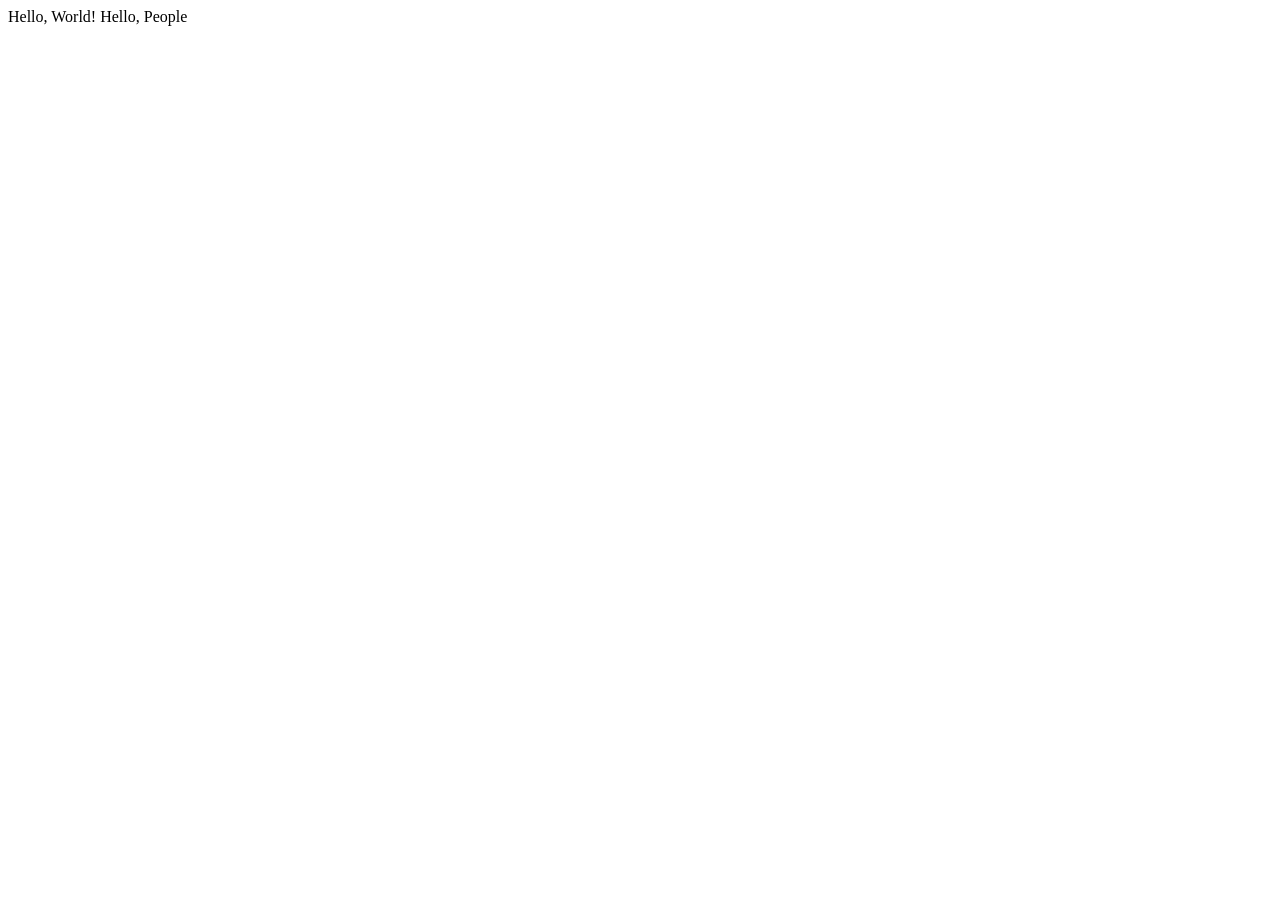
<file: index.html>
<DOCKTYPE html>
    <html>
        <head>
            <href="styles.css" rel="stylesheet">
            <title>AI, What is it really doing to the world</title>
        </head>
        <body>
            <p>Hello, World! Hello, People</p>
        </body>
    </html>
</DOCKTYPE>
</file>
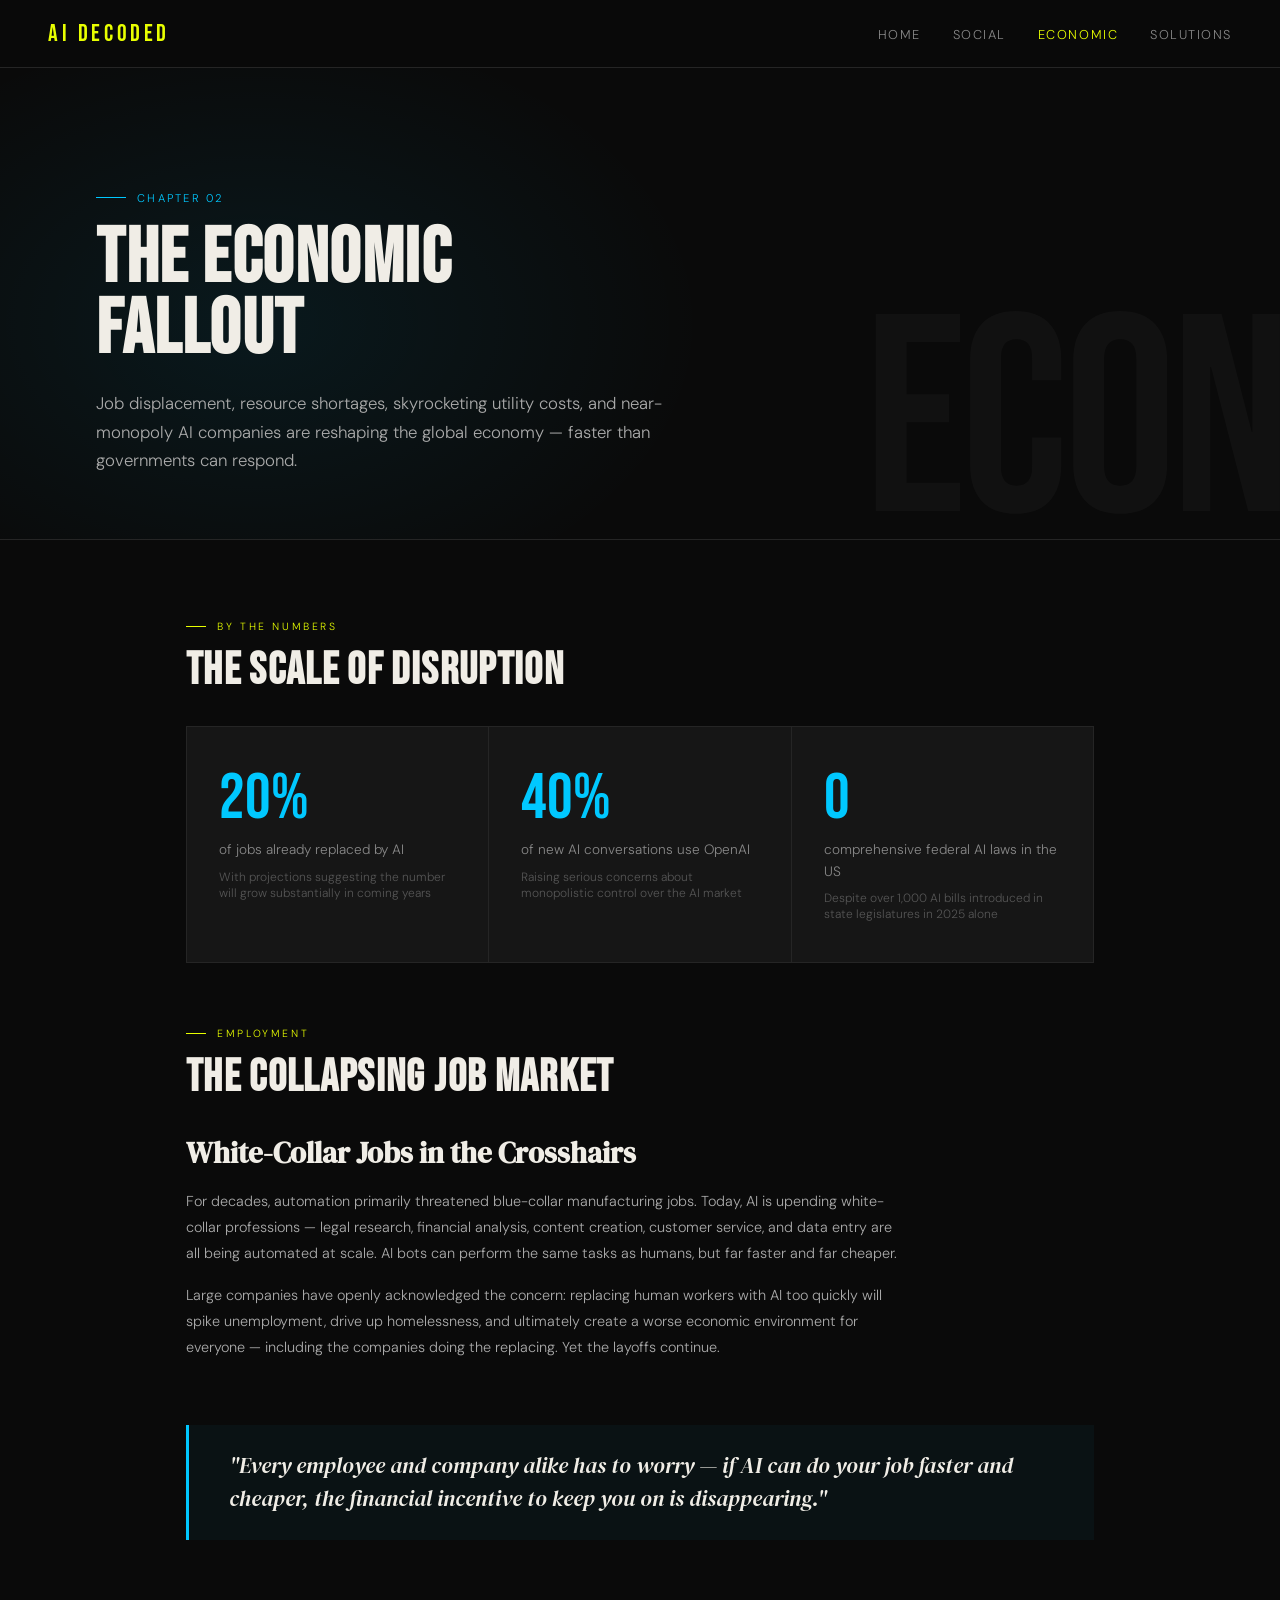
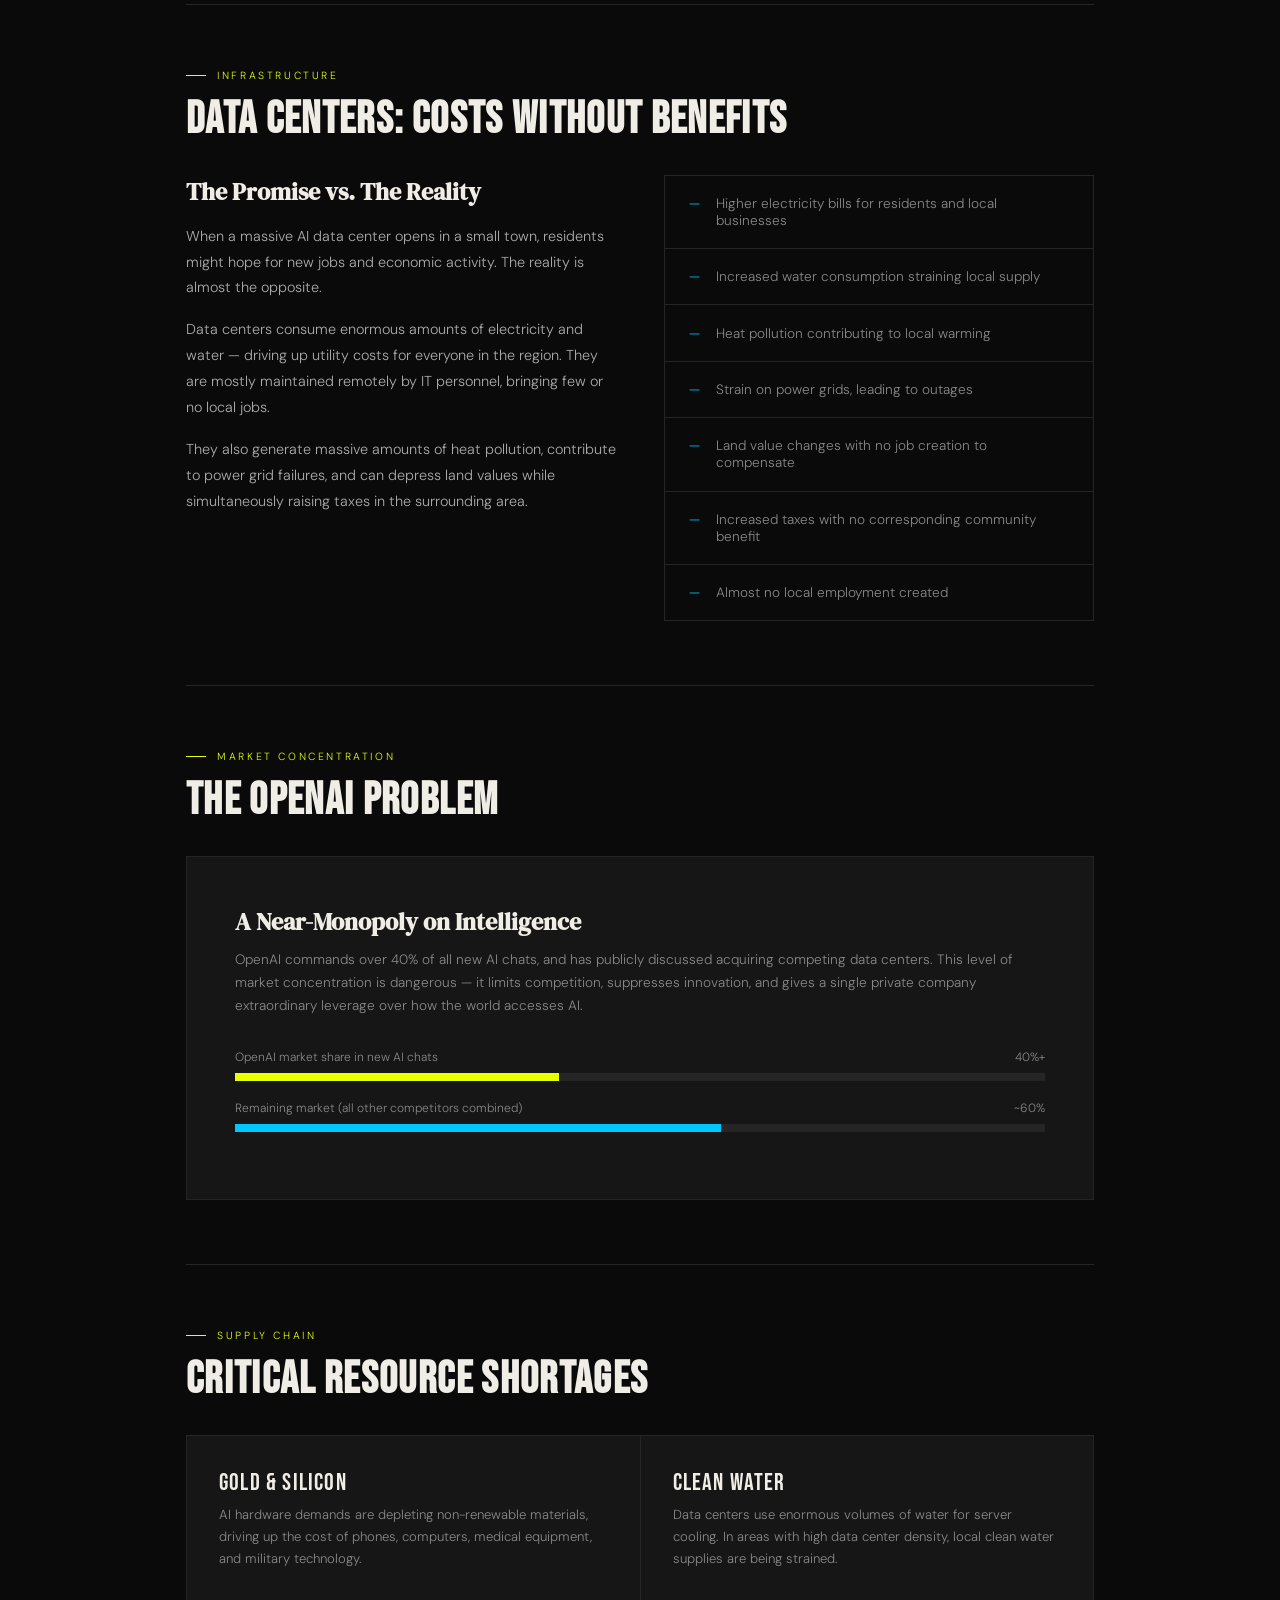
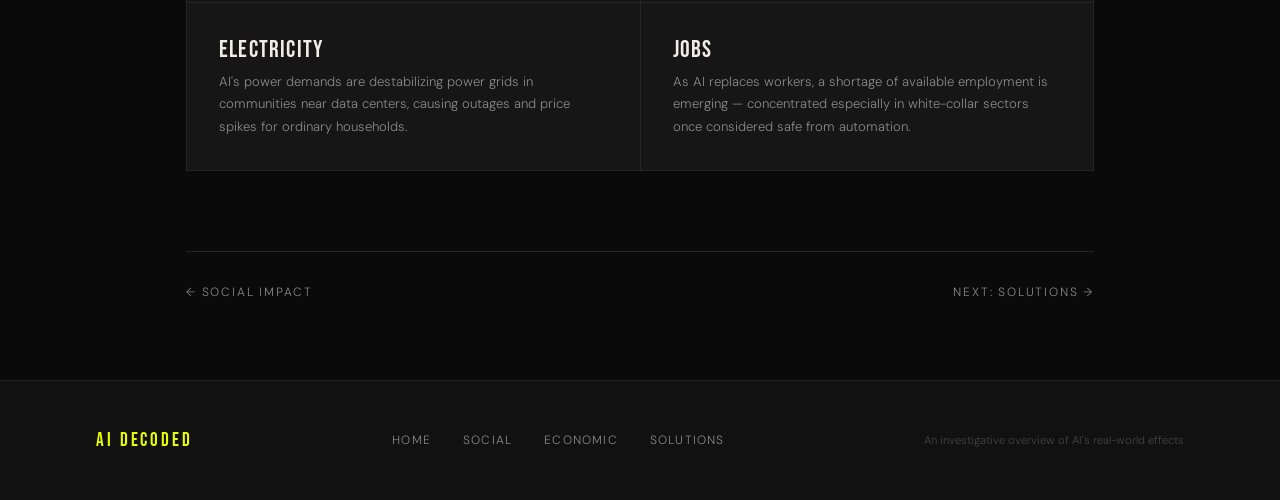
<file: economic.html>
<!DOCTYPE html>
<html lang="en">
<head>
  <meta charset="UTF-8" />
  <meta name="viewport" content="width=device-width, initial-scale=1.0"/>
  <title>Economic Impact — AI Decoded</title>
  <link rel="stylesheet" href="styles.css"/>
</head>
<body>

<nav>
  <a href="index.html" class="nav-logo">AI DECODED</a>
  <ul class="nav-links">
    <li><a href="index.html">Home</a></li>
    <li><a href="social.html">Social</a></li>
    <li><a href="economic.html" class="active">Economic</a></li>
    <li><a href="solutions.html">Solutions</a></li>
  </ul>
</nav>

<div class="page-hero" style="background: radial-gradient(ellipse 50% 80% at 20% 60%, rgba(0,200,255,0.08) 0%, transparent 70%) var(--bg);">
  <div class="page-hero-bg-text">ECON</div>
  <div class="page-tag blue">Chapter 02</div>
  <h1>The Economic <br>Fallout</h1>
  <p class="page-intro">Job displacement, resource shortages, skyrocketing utility costs, and near-monopoly AI companies are reshaping the global economy — faster than governments can respond.</p>
</div>

<div class="content">

  <div class="section-label">By the numbers</div>
  <h2>THE SCALE OF DISRUPTION</h2>
  <div class="stats-row">
    <div class="stat-box">
      <div class="num">20%</div>
      <div class="label">of jobs already replaced by AI</div>
      <div class="detail">With projections suggesting the number will grow substantially in coming years</div>
    </div>
    <div class="stat-box">
      <div class="num">40%</div>
      <div class="label">of new AI conversations use OpenAI</div>
      <div class="detail">Raising serious concerns about monopolistic control over the AI market</div>
    </div>
    <div class="stat-box">
      <div class="num">0</div>
      <div class="label">comprehensive federal AI laws in the US</div>
      <div class="detail">Despite over 1,000 AI bills introduced in state legislatures in 2025 alone</div>
    </div>
  </div>

  <div class="section-label">Employment</div>
  <h2>THE COLLAPSING JOB MARKET</h2>
  <div class="prose-block">
    <h3>White-Collar Jobs in the Crosshairs</h3>
    <p>For decades, automation primarily threatened blue-collar manufacturing jobs. Today, AI is upending white-collar professions — legal research, financial analysis, content creation, customer service, and data entry are all being automated at scale. AI bots can perform the same tasks as humans, but far faster and far cheaper.</p>
    <p>Large companies have openly acknowledged the concern: replacing human workers with AI too quickly will spike unemployment, drive up homelessness, and ultimately create a worse economic environment for everyone — including the companies doing the replacing. Yet the layoffs continue.</p>
  </div>

  <div class="pull-quote blue">
    <p>"Every employee and company alike has to worry — if AI can do your job faster and cheaper, the financial incentive to keep you on is disappearing."</p>
  </div>

  <hr class="divider"/>

  <div class="section-label">Infrastructure</div>
  <h2>DATA CENTERS: COSTS WITHOUT BENEFITS</h2>
  <div class="two-col">
    <div>
      <h3>The Promise vs. The Reality</h3>
      <p>When a massive AI data center opens in a small town, residents might hope for new jobs and economic activity. The reality is almost the opposite.</p>
      <p>Data centers consume enormous amounts of electricity and water — driving up utility costs for everyone in the region. They are mostly maintained remotely by IT personnel, bringing few or no local jobs.</p>
      <p>They also generate massive amounts of heat pollution, contribute to power grid failures, and can depress land values while simultaneously raising taxes in the surrounding area.</p>
    </div>
    <ul class="impact-list">
      <li>Higher electricity bills for residents and local businesses</li>
      <li>Increased water consumption straining local supply</li>
      <li>Heat pollution contributing to local warming</li>
      <li>Strain on power grids, leading to outages</li>
      <li>Land value changes with no job creation to compensate</li>
      <li>Increased taxes with no corresponding community benefit</li>
      <li>Almost no local employment created</li>
    </ul>
  </div>

  <hr class="divider"/>

  <div class="section-label">Market Concentration</div>
  <h2>THE OPENAI PROBLEM</h2>
  <div class="monopoly-section">
    <h3>A Near-Monopoly on Intelligence</h3>
    <p>OpenAI commands over 40% of all new AI chats, and has publicly discussed acquiring competing data centers. This level of market concentration is dangerous — it limits competition, suppresses innovation, and gives a single private company extraordinary leverage over how the world accesses AI.</p>
    <div class="bar-label"><span>OpenAI market share in new AI chats</span><span>40%+</span></div>
    <div class="bar-track"><div class="bar-fill" style="width: 40%;"></div></div>
    <div class="bar-label"><span>Remaining market (all other competitors combined)</span><span>~60%</span></div>
    <div class="bar-track"><div class="bar-fill blue" style="width: 60%; animation-delay: 0.3s;"></div></div>
  </div>

  <hr class="divider"/>

  <div class="section-label">Supply Chain</div>
  <h2>CRITICAL RESOURCE SHORTAGES</h2>
  <div class="shortage-grid">
    <div class="shortage-item">
      <div class="resource">Gold & Silicon</div>
      <div class="effect">AI hardware demands are depleting non-renewable materials, driving up the cost of phones, computers, medical equipment, and military technology.</div>
    </div>
    <div class="shortage-item">
      <div class="resource">Clean Water</div>
      <div class="effect">Data centers use enormous volumes of water for server cooling. In areas with high data center density, local clean water supplies are being strained.</div>
    </div>
    <div class="shortage-item">
      <div class="resource">Electricity</div>
      <div class="effect">AI's power demands are destabilizing power grids in communities near data centers, causing outages and price spikes for ordinary households.</div>
    </div>
    <div class="shortage-item">
      <div class="resource">Jobs</div>
      <div class="effect">As AI replaces workers, a shortage of available employment is emerging — concentrated especially in white-collar sectors once considered safe from automation.</div>
    </div>
  </div>

  <div class="page-nav">
    <a href="social.html">← Social Impact</a>
    <a href="solutions.html">Next: Solutions →</a>
  </div>
</div>

<footer>
  <div class="footer-logo">AI DECODED</div>
  <div class="footer-links">
    <a href="index.html">Home</a>
    <a href="social.html">Social</a>
    <a href="economic.html">Economic</a>
    <a href="solutions.html">Solutions</a>
  </div>
  <div class="footer-copy">An investigative overview of AI's real-world effects</div>
</footer>

</body>
</html>
</file>
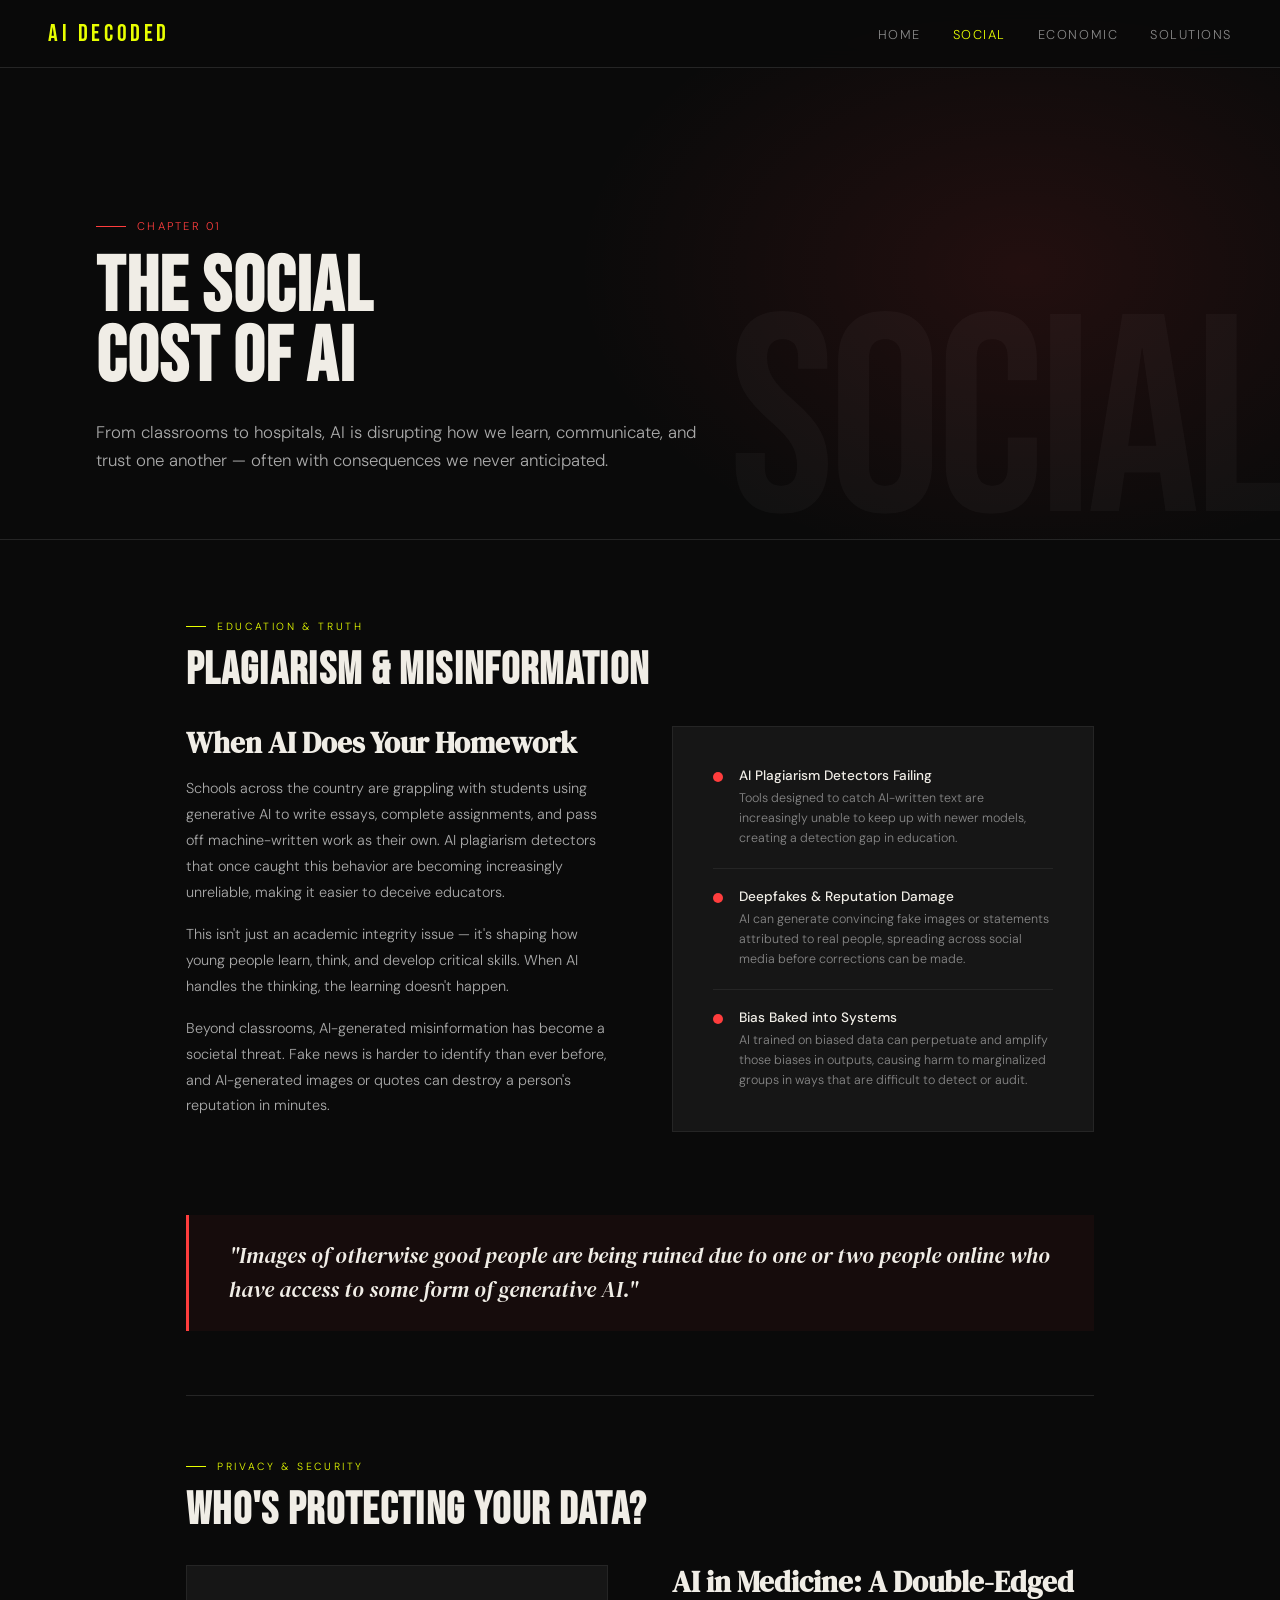
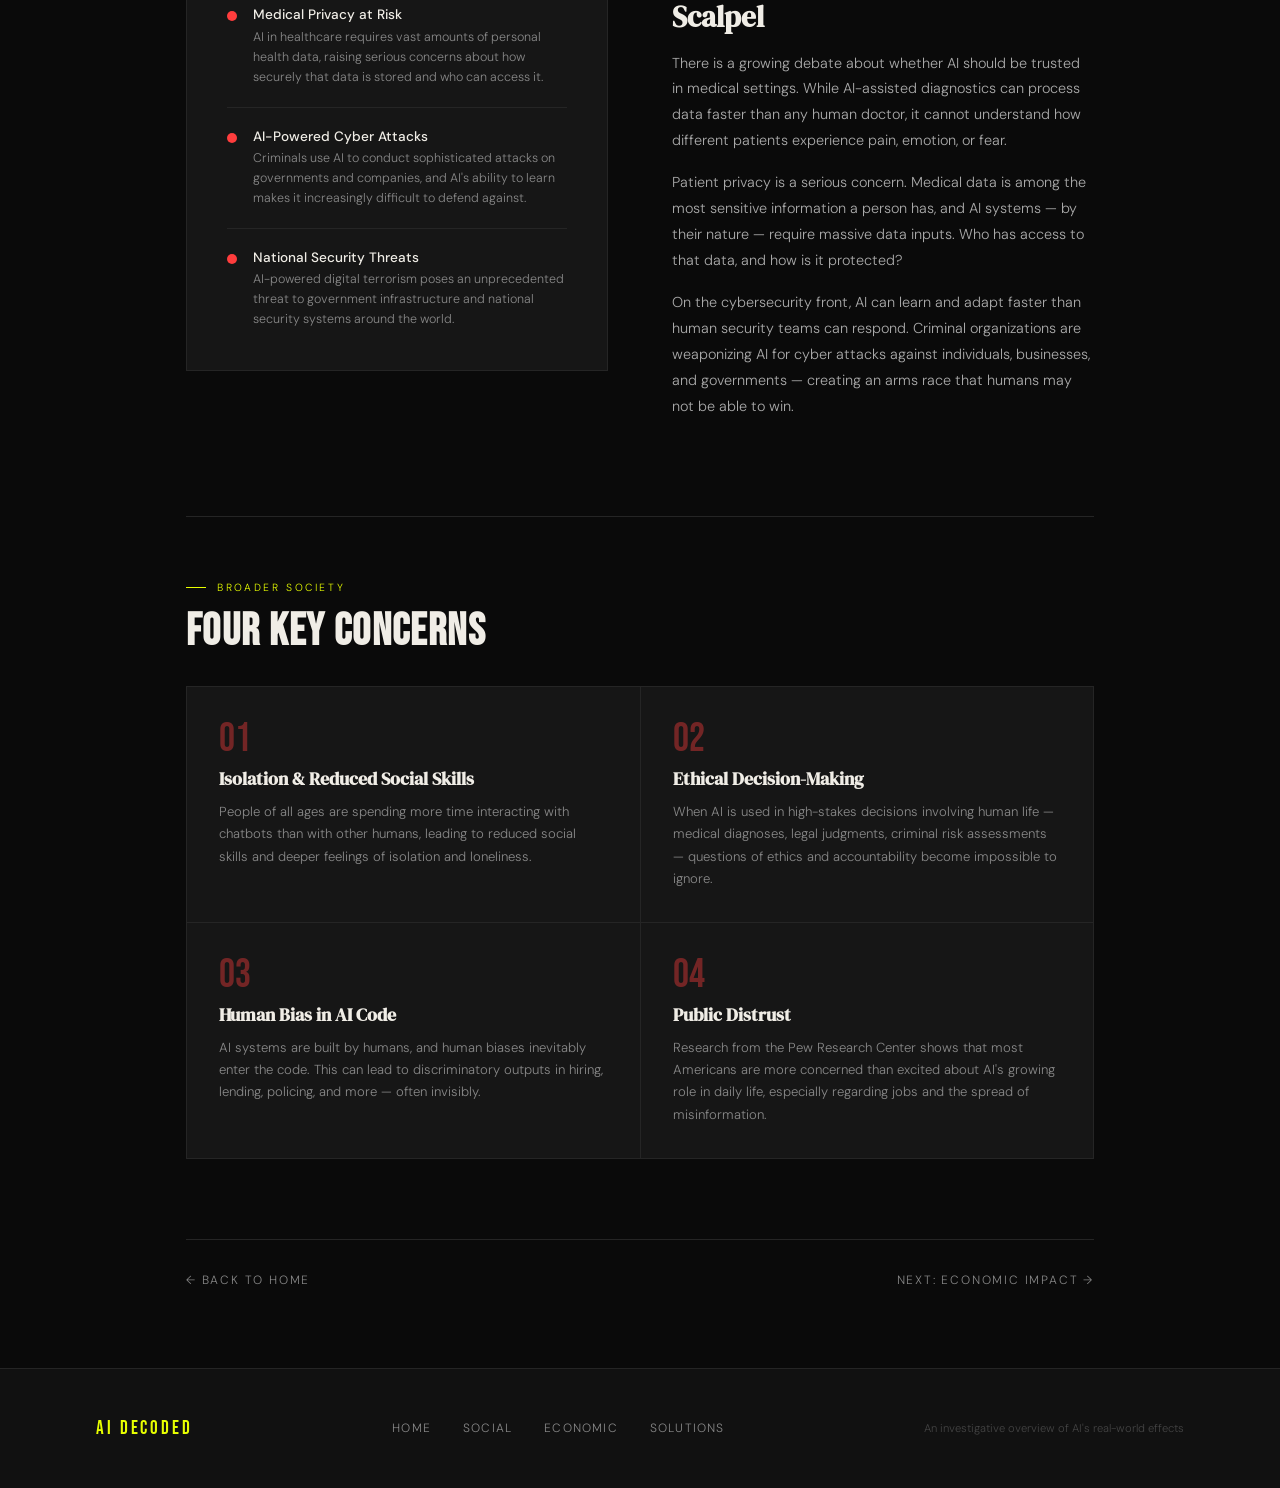
<file: social.html>
<!DOCTYPE html>
<html lang="en">
<head>
  <meta charset="UTF-8" />
  <meta name="viewport" content="width=device-width, initial-scale=1.0"/>
  <title>Social Impact — AI Decoded</title>
  <link rel="stylesheet" href="styles.css"/>
  <style>
/* ============================================
   AI DECODED — Global Stylesheet
   ============================================ */

@import url('https://fonts.googleapis.com/css2?family=Bebas+Neue&family=DM+Serif+Display:ital@0;1&family=DM+Sans:wght@300;400;500&display=swap');

:root {
  --bg: #0a0a0a;
  --surface: #111111;
  --card: #161616;
  --accent: #e8ff00;
  --accent2: #ff3d3d;
  --accent3: #00c8ff;
  --text: #f0ede6;
  --muted: #888;
  --border: #252525;
}

*, *::before, *::after { box-sizing: border-box; margin: 0; padding: 0; }
html { scroll-behavior: smooth; }
body {
  background: var(--bg);
  color: var(--text);
  font-family: 'DM Sans', sans-serif;
  font-weight: 300;
  overflow-x: hidden;
}

/* ============================================
   NAVIGATION
   ============================================ */
nav {
  position: fixed; top: 0; left: 0; right: 0; z-index: 100;
  display: flex; align-items: center; justify-content: space-between;
  padding: 1.2rem 3rem;
  background: rgba(10,10,10,0.85);
  backdrop-filter: blur(12px);
  border-bottom: 1px solid var(--border);
}
.nav-logo {
  font-family: 'Bebas Neue', sans-serif;
  font-size: 1.5rem; letter-spacing: 0.15em;
  color: var(--accent); text-decoration: none;
}
.nav-links { display: flex; gap: 2rem; list-style: none; }
.nav-links a {
  color: var(--muted); text-decoration: none;
  font-size: 0.8rem; letter-spacing: 0.12em; text-transform: uppercase;
  transition: color 0.2s;
}
.nav-links a:hover { color: var(--text); }
.nav-links a.active { color: var(--accent); }

/* ============================================
   FOOTER
   ============================================ */
footer {
  background: var(--surface);
  border-top: 1px solid var(--border);
  padding: 3rem 6rem;
  display: flex; justify-content: space-between; align-items: center;
  flex-wrap: wrap; gap: 1rem;
}
.footer-logo {
  font-family: 'Bebas Neue', sans-serif;
  font-size: 1.2rem; color: var(--accent); letter-spacing: 0.15em;
}
.footer-links { display: flex; gap: 2rem; }
.footer-links a {
  font-size: 0.75rem; color: var(--muted); text-decoration: none;
  letter-spacing: 0.1em; text-transform: uppercase; transition: color 0.2s;
}
.footer-links a:hover { color: var(--text); }
.footer-copy { font-size: 0.7rem; color: #444; }

/* ============================================
   PAGE HERO (shared across inner pages)
   ============================================ */
.page-hero {
  min-height: 60vh; padding-top: 80px;
  display: flex; flex-direction: column; justify-content: flex-end;
  padding-bottom: 4rem; padding-left: 6rem; padding-right: 6rem;
  position: relative; overflow: hidden;
  border-bottom: 1px solid var(--border);
}
.page-hero-bg-text {
  position: absolute; right: -0.02em; bottom: -0.1em;
  font-family: 'Bebas Neue', sans-serif;
  font-size: 22vw; line-height: 1;
  color: rgba(255,255,255,0.03);
  pointer-events: none; user-select: none; letter-spacing: -0.02em;
}
.page-tag {
  font-size: 0.7rem; letter-spacing: 0.2em; text-transform: uppercase;
  margin-bottom: 1.2rem; display: flex; align-items: center; gap: 0.7rem;
}
.page-tag::before {
  content: ''; display: inline-block; width: 30px; height: 1px;
}
/* Per-page tag colours */
.page-tag.red  { color: var(--accent2); }
.page-tag.red::before  { background: var(--accent2); }
.page-tag.blue { color: var(--accent3); }
.page-tag.blue::before { background: var(--accent3); }
.page-tag.yellow { color: var(--accent); }
.page-tag.yellow::before { background: var(--accent); }

.page-intro {
  font-size: 1.05rem; line-height: 1.7; color: #aaa; max-width: 600px;
}

/* ============================================
   TYPOGRAPHY
   ============================================ */
h1 {
  font-family: 'Bebas Neue', sans-serif;
  font-size: clamp(3.5rem, 6vw, 7rem);
  line-height: 0.92; letter-spacing: 0.02em; margin-bottom: 1.5rem;
}
h2 {
  font-family: 'Bebas Neue', sans-serif;
  font-size: clamp(2rem, 3.5vw, 3.5rem);
  letter-spacing: 0.03em; line-height: 1; margin-bottom: 2rem;
}

/* ============================================
   SECTION UTILITIES
   ============================================ */
.content { max-width: 1100px; margin: 0 auto; padding: 5rem 6rem; }

.section-label {
  font-size: 0.65rem; letter-spacing: 0.25em; text-transform: uppercase;
  color: var(--accent); margin-bottom: 1rem;
  display: flex; align-items: center; gap: 0.7rem;
}
.section-label::before {
  content: ''; display: inline-block; width: 20px; height: 1px; background: var(--accent);
}

.divider { border: none; border-top: 1px solid var(--border); margin: 4rem 0; }

.page-nav {
  display: flex; justify-content: space-between;
  margin-top: 5rem; padding-top: 2rem;
  border-top: 1px solid var(--border);
}
.page-nav a {
  text-decoration: none; color: var(--muted);
  font-size: 0.75rem; letter-spacing: 0.15em; text-transform: uppercase;
  transition: color 0.2s;
}
.page-nav a:hover { color: var(--accent); }

/* ============================================
   BUTTONS
   ============================================ */
.btn {
  display: inline-block; padding: 0.8rem 2rem; text-decoration: none;
  font-size: 0.75rem; letter-spacing: 0.15em; text-transform: uppercase;
  font-weight: 500; transition: all 0.25s;
}
.btn-primary { background: var(--accent); color: #000; }
.btn-primary:hover { background: #fff; }
.btn-outline { border: 1px solid var(--border); color: var(--muted); }
.btn-outline:hover { border-color: var(--text); color: var(--text); }
.btn-dark { display: inline-block; padding: 0.9rem 2.5rem; background: #000; color: var(--accent); text-decoration: none; font-size: 0.75rem; letter-spacing: 0.15em; text-transform: uppercase; font-weight: 500; transition: all 0.2s; }
.btn-dark:hover { background: #111; }
.btn-ghost-dark { display: inline-block; padding: 0.9rem 2.5rem; border: 2px solid rgba(0,0,0,0.3); color: #000; text-decoration: none; font-size: 0.75rem; letter-spacing: 0.15em; text-transform: uppercase; font-weight: 500; transition: all 0.2s; }
.btn-ghost-dark:hover { border-color: #000; }

/* ============================================
   PULL QUOTE
   ============================================ */
.pull-quote {
  padding: 1.5rem 2.5rem; margin: 3rem 0;
}
.pull-quote p {
  font-family: 'DM Serif Display', serif; font-style: italic;
  font-size: 1.4rem; line-height: 1.5; color: var(--text);
}
.pull-quote.red  { border-left: 3px solid var(--accent2); background: rgba(255,61,61,0.05); }
.pull-quote.blue { border-left: 3px solid var(--accent3); background: rgba(0,200,255,0.04); }

/* ============================================
   TWO-COLUMN LAYOUT
   ============================================ */
.two-col {
  display: grid; grid-template-columns: 1fr 1fr;
  gap: 3rem; align-items: start; margin-bottom: 4rem;
}
.two-col h3 { font-family: 'DM Serif Display', serif; font-size: 1.5rem; margin-bottom: 1rem; }
.two-col p  { font-size: 0.9rem; color: #aaa; line-height: 1.8; margin-bottom: 1rem; }

/* ============================================
   FEATURE SPLIT (with optional reverse)
   ============================================ */
.feature-split {
  display: grid; grid-template-columns: 1fr 1fr;
  gap: 4rem; margin-bottom: 5rem; align-items: start;
}
.feature-split.reverse { direction: rtl; }
.feature-split.reverse > * { direction: ltr; }
.feature-text h3 { font-family: 'DM Serif Display', serif; font-size: 1.8rem; line-height: 1.2; margin-bottom: 1rem; }
.feature-text p  { font-size: 0.9rem; color: #aaa; line-height: 1.8; margin-bottom: 1rem; }

/* ============================================
   FEATURE VISUAL / ISSUE LIST
   ============================================ */
.feature-visual {
  background: var(--card); border: 1px solid var(--border);
  padding: 2.5rem; display: flex; flex-direction: column; gap: 1.2rem;
}
.issue-item {
  display: flex; gap: 1rem; align-items: flex-start;
  padding-bottom: 1.2rem; border-bottom: 1px solid var(--border);
}
.issue-item:last-child { border-bottom: none; padding-bottom: 0; }
.issue-dot {
  width: 10px; height: 10px; border-radius: 50%;
  background: var(--accent2); margin-top: 5px; flex-shrink: 0;
}
.issue-dot.blue { background: var(--accent3); }
.issue-title { font-size: 0.85rem; font-weight: 500; margin-bottom: 0.3rem; }
.issue-desc  { font-size: 0.78rem; color: var(--muted); line-height: 1.6; }

/* ============================================
   IMPACT LIST
   ============================================ */
.impact-list { list-style: none; display: flex; flex-direction: column; gap: 0; border: 1px solid var(--border); }
.impact-list li {
  padding: 1.2rem 1.5rem; border-bottom: 1px solid var(--border);
  font-size: 0.85rem; color: var(--muted);
  display: flex; gap: 1rem; align-items: flex-start;
}
.impact-list li:last-child { border-bottom: none; }
.impact-list li::before { content: '—'; color: var(--accent3); flex-shrink: 0; }

/* ============================================
   CARDS GRID (home page)
   ============================================ */
.cards-grid {
  display: grid; grid-template-columns: repeat(3, 1fr);
  gap: 1px; background: var(--border); border: 1px solid var(--border);
}
.card {
  background: var(--card); padding: 2.5rem 2rem;
  transition: background 0.25s; text-decoration: none; color: inherit; display: block;
}
.card:hover { background: #1e1e1e; }
.card-icon { font-size: 2rem; margin-bottom: 1.5rem; }
.card h3 { font-family: 'DM Serif Display', serif; font-size: 1.4rem; margin-bottom: 0.8rem; line-height: 1.2; }
.card p   { font-size: 0.85rem; color: var(--muted); line-height: 1.7; }
.card-link {
  display: inline-flex; align-items: center; gap: 0.4rem;
  margin-top: 1.5rem; font-size: 0.7rem; letter-spacing: 0.15em;
  text-transform: uppercase; color: var(--accent); text-decoration: none;
}
.card-link::after { content: '→'; transition: transform 0.2s; }
.card:hover .card-link::after { transform: translateX(4px); }

/* ============================================
   CONCERN / SHORTAGE / ACTION GRIDS
   ============================================ */
.concern-grid,
.shortage-grid,
.action-grid {
  display: grid; grid-template-columns: repeat(2, 1fr);
  gap: 1px; background: var(--border); border: 1px solid var(--border);
  margin-top: 2rem;
}
.concern-item, .shortage-item, .action-item {
  background: var(--card); padding: 2rem;
}
.concern-item h4, .action-item h4 { font-family: 'DM Serif Display', serif; font-size: 1.1rem; margin-bottom: 0.6rem; }
.concern-item p, .shortage-item .effect, .action-item p { font-size: 0.82rem; color: var(--muted); line-height: 1.7; }
.concern-num { font-family: 'Bebas Neue', sans-serif; font-size: 2.5rem; color: var(--accent2); opacity: 0.4; line-height: 1; margin-bottom: 0.5rem; }
.shortage-item .resource { font-family: 'Bebas Neue', sans-serif; font-size: 1.5rem; letter-spacing: 0.05em; margin-bottom: 0.4rem; }
.action-item { position: relative; overflow: hidden; }
.action-item::before { content: ''; position: absolute; top: 0; left: 0; right: 0; height: 2px; background: var(--accent); transform: scaleX(0); transition: transform 0.3s; transform-origin: left; }
.action-item:hover::before { transform: scaleX(1); }
.action-item h4 { margin-top: 0.5rem; }
.action-emoji { font-size: 1.5rem; }

/* ============================================
   STATS ROW (economic page)
   ============================================ */
.stats-row {
  display: grid; grid-template-columns: repeat(3, 1fr);
  gap: 1px; background: var(--border); border: 1px solid var(--border);
  margin-bottom: 4rem;
}
.stat-box { background: var(--card); padding: 2.5rem 2rem; }
.stat-box .num   { font-family: 'Bebas Neue', sans-serif; font-size: 4rem; line-height: 1; color: var(--accent3); margin-bottom: 0.5rem; }
.stat-box .label  { font-size: 0.85rem; color: var(--muted); line-height: 1.6; }
.stat-box .detail { font-size: 0.75rem; color: #555; margin-top: 0.5rem; }

/* ============================================
   MONOPOLY BAR CHART
   ============================================ */
.monopoly-section { background: var(--card); border: 1px solid var(--border); padding: 3rem; margin-top: 2rem; margin-bottom: 4rem; }
.monopoly-section h3 { font-family: 'DM Serif Display', serif; font-size: 1.5rem; margin-bottom: 0.6rem; }
.monopoly-section p  { font-size: 0.85rem; color: var(--muted); margin-bottom: 2rem; line-height: 1.7; }
.bar-label { display: flex; justify-content: space-between; font-size: 0.75rem; color: var(--muted); margin-bottom: 0.5rem; }
.bar-track { height: 8px; background: var(--border); margin-bottom: 1.2rem; }
.bar-fill  { height: 100%; background: var(--accent); animation: grow 1.5s ease both; }
.bar-fill.blue { background: var(--accent3); }
.bar-fill.red  { background: var(--accent2); }
@keyframes grow { from { width: 0; } }

/* ============================================
   REGULATION LIST (solutions page)
   ============================================ */
.reg-list { display: flex; flex-direction: column; gap: 1px; background: var(--border); border: 1px solid var(--border); margin-bottom: 4rem; }
.reg-item { background: var(--card); padding: 2rem 2.5rem; display: grid; grid-template-columns: 3rem 1fr; gap: 1.5rem; align-items: start; transition: background 0.2s; }
.reg-item:hover { background: #1a1a1a; }
.reg-num { font-family: 'Bebas Neue', sans-serif; font-size: 2.5rem; line-height: 1; color: var(--accent); opacity: 0.5; }
.reg-content h3 { font-family: 'DM Serif Display', serif; font-size: 1.2rem; margin-bottom: 0.5rem; }
.reg-content p  { font-size: 0.85rem; color: var(--muted); line-height: 1.7; }
.reg-tag { display: inline-block; margin-top: 0.7rem; padding: 0.2rem 0.7rem; font-size: 0.65rem; letter-spacing: 0.1em; text-transform: uppercase; border: 1px solid var(--border); color: var(--muted); }

/* ============================================
   STATUS BANNER
   ============================================ */
.status-banner { background: rgba(232,255,0,0.08); border: 1px solid rgba(232,255,0,0.3); padding: 1.5rem 2rem; margin-bottom: 4rem; display: flex; gap: 1.5rem; align-items: flex-start; }
.status-icon { font-size: 1.5rem; flex-shrink: 0; }
.status-text h4 { font-size: 0.85rem; font-weight: 500; margin-bottom: 0.3rem; color: var(--accent); }
.status-text p  { font-size: 0.8rem; color: var(--muted); line-height: 1.6; }

/* ============================================
   PROSE BLOCK
   ============================================ */
.prose-block { margin-bottom: 4rem; }
.prose-block h3 { font-family: 'DM Serif Display', serif; font-size: 1.8rem; margin-bottom: 1rem; }
.prose-block p  { font-size: 0.9rem; color: #aaa; line-height: 1.8; margin-bottom: 1rem; max-width: 720px; }

/* ============================================
   CLOSING CTA (solutions page)
   ============================================ */
.closing { background: var(--accent); padding: 5rem 6rem; text-align: center; position: relative; overflow: hidden; }
.closing::before { content: 'ACT'; position: absolute; left: 50%; top: 50%; transform: translate(-50%, -50%); font-family: 'Bebas Neue', sans-serif; font-size: 20rem; color: rgba(0,0,0,0.06); pointer-events: none; white-space: nowrap; }
.closing h2  { font-family: 'Bebas Neue', sans-serif; font-size: clamp(2.5rem, 5vw, 5rem); color: #000; margin-bottom: 1.5rem; position: relative; }
.closing p   { font-size: 1rem; color: rgba(0,0,0,0.7); max-width: 520px; margin: 0 auto 2.5rem; line-height: 1.7; position: relative; }
.closing-links { display: flex; justify-content: center; gap: 1rem; flex-wrap: wrap; position: relative; }

/* ============================================
   HOME — HERO
   ============================================ */
.hero {
  min-height: 100vh; display: grid; grid-template-columns: 1fr 1fr;
  padding-top: 80px; position: relative; overflow: hidden;
}
.hero::before { content: ''; position: absolute; inset: 0; background: radial-gradient(ellipse 60% 60% at 70% 50%, rgba(232,255,0,0.07) 0%, transparent 70%); pointer-events: none; }
.hero-left { display: flex; flex-direction: column; justify-content: center; padding: 5rem 4rem 5rem 6rem; border-right: 1px solid var(--border); }
.hero-tag { font-size: 0.7rem; letter-spacing: 0.2em; text-transform: uppercase; color: var(--accent); margin-bottom: 1.5rem; display: flex; align-items: center; gap: 0.7rem; }
.hero-tag::before { content: ''; display: inline-block; width: 30px; height: 1px; background: var(--accent); }
.hero-left h1 { font-size: clamp(4rem, 7vw, 8rem); }
.hero-left h1 span { color: var(--accent); }
.hero-desc { font-size: 1rem; line-height: 1.7; color: #aaa; max-width: 420px; margin-bottom: 2.5rem; }
.hero-cta { display: flex; gap: 1rem; flex-wrap: wrap; }
.hero-right { display: flex; flex-direction: column; justify-content: flex-end; padding: 5rem 4rem 5rem 4rem; gap: 1px; }
.stat-block { padding: 2rem 0; border-top: 1px solid var(--border); display: flex; align-items: baseline; gap: 1rem; }
.stat-block:last-child { border-bottom: 1px solid var(--border); }
.stat-number { font-family: 'Bebas Neue', sans-serif; font-size: 3.5rem; line-height: 1; color: var(--accent); }
.stat-label  { font-size: 0.8rem; color: var(--muted); line-height: 1.5; max-width: 200px; }

/* ============================================
   HOME — QUOTE BAND
   ============================================ */
.quote-band { background: var(--accent); padding: 2.5rem 6rem; overflow: hidden; position: relative; }
.quote-band blockquote { font-family: 'DM Serif Display', serif; font-style: italic; font-size: clamp(1.2rem, 2vw, 1.8rem); color: #000; line-height: 1.5; position: relative; padding-left: 3rem; }
.quote-band blockquote::before { content: '\201C'; font-size: 6rem; line-height: 0.5; position: absolute; left: 0; top: 0.5rem; font-family: Georgia, serif; color: rgba(0,0,0,0.25); }
.quote-band cite { display: block; margin-top: 0.8rem; font-family: 'DM Sans', sans-serif; font-style: normal; font-size: 0.75rem; letter-spacing: 0.15em; text-transform: uppercase; color: rgba(0,0,0,0.6); }

/* ============================================
   HOME — OVERVIEW SECTION
   ============================================ */
.overview { background: var(--surface); padding: 6rem; }

/* ============================================
   HOME — TIMELINE
   ============================================ */
.timeline-section { padding: 6rem; }
.timeline { position: relative; padding-left: 2rem; }
.timeline::before { content: ''; position: absolute; left: 0; top: 0; bottom: 0; width: 1px; background: var(--border); }
.tl-item { position: relative; padding: 0 0 3rem 3rem; }
.tl-item::before { content: ''; position: absolute; left: -5px; top: 4px; width: 11px; height: 11px; border: 2px solid var(--accent); background: var(--bg); transform: rotate(45deg); }
.tl-year  { font-family: 'Bebas Neue', sans-serif; font-size: 1rem; letter-spacing: 0.15em; color: var(--accent); margin-bottom: 0.4rem; }
.tl-title { font-family: 'DM Serif Display', serif; font-size: 1.2rem; margin-bottom: 0.5rem; }
.tl-desc  { font-size: 0.85rem; color: var(--muted); line-height: 1.7; max-width: 600px; }

/* ============================================
   ANIMATIONS
   ============================================ */
@keyframes fadeUp {
  from { opacity: 0; transform: translateY(20px); }
  to   { opacity: 1; transform: translateY(0); }
}
.hero-left > * { animation: fadeUp 0.7s ease both; }
.hero-left > *:nth-child(1) { animation-delay: 0.1s; }
.hero-left > *:nth-child(2) { animation-delay: 0.25s; }
.hero-left > *:nth-child(3) { animation-delay: 0.4s; }
.hero-left > *:nth-child(4) { animation-delay: 0.55s; }
.page-hero > * { animation: fadeUp 0.6s ease both; }
.page-hero > *:nth-child(2) { animation-delay: 0.1s; }
.page-hero > *:nth-child(3) { animation-delay: 0.2s; }
.page-hero > *:nth-child(4) { animation-delay: 0.3s; }

/* ============================================
   RESPONSIVE
   ============================================ */
@media (max-width: 900px) {
  nav { padding: 1rem 1.5rem; }
  .nav-links { gap: 1rem; }
  .hero { grid-template-columns: 1fr; }
  .hero-left { padding: 3rem 2rem; border-right: none; border-bottom: 1px solid var(--border); }
  .hero-right { padding: 2rem; }
  .overview, .timeline-section { padding: 4rem 2rem; }
  .page-hero { padding: 6rem 2rem 3rem; }
  .content { padding: 3rem 2rem; }
  .feature-split { grid-template-columns: 1fr; gap: 2rem; }
  .feature-split.reverse { direction: ltr; }
  .two-col { grid-template-columns: 1fr; }
  .cards-grid { grid-template-columns: 1fr; }
  .concern-grid, .shortage-grid, .action-grid { grid-template-columns: 1fr; }
  .stats-row { grid-template-columns: 1fr; }
  .quote-band { padding: 2rem; }
  .closing { padding: 4rem 2rem; }
  footer { padding: 2rem; flex-direction: column; align-items: flex-start; }
}
  </style>
</head>
<body>

<nav>
  <a href="index.html" class="nav-logo">AI DECODED</a>
  <ul class="nav-links">
    <li><a href="index.html">Home</a></li>
    <li><a href="social.html" class="active">Social</a></li>
    <li><a href="economic.html">Economic</a></li>
    <li><a href="solutions.html">Solutions</a></li>
  </ul>
</nav>

<div class="page-hero" style="background: radial-gradient(ellipse 50% 80% at 80% 50%, rgba(255,61,61,0.1) 0%, transparent 70%) var(--bg);">
  <div class="page-hero-bg-text">SOCIAL</div>
  <div class="page-tag red">Chapter 01</div>
  <h1>The Social <br>Cost of AI</h1>
  <p class="page-intro">From classrooms to hospitals, AI is disrupting how we learn, communicate, and trust one another — often with consequences we never anticipated.</p>
</div>

<div class="content">

  <div class="section-label">Education & Truth</div>
  <h2>PLAGIARISM & MISINFORMATION</h2>
  <div class="feature-split">
    <div class="feature-text">
      <h3>When AI Does Your Homework</h3>
      <p>Schools across the country are grappling with students using generative AI to write essays, complete assignments, and pass off machine-written work as their own. AI plagiarism detectors that once caught this behavior are becoming increasingly unreliable, making it easier to deceive educators.</p>
      <p>This isn't just an academic integrity issue — it's shaping how young people learn, think, and develop critical skills. When AI handles the thinking, the learning doesn't happen.</p>
      <p>Beyond classrooms, AI-generated misinformation has become a societal threat. Fake news is harder to identify than ever before, and AI-generated images or quotes can destroy a person's reputation in minutes.</p>
    </div>
    <div class="feature-visual">
      <div class="issue-item">
        <div class="issue-dot"></div>
        <div>
          <div class="issue-title">AI Plagiarism Detectors Failing</div>
          <div class="issue-desc">Tools designed to catch AI-written text are increasingly unable to keep up with newer models, creating a detection gap in education.</div>
        </div>
      </div>
      <div class="issue-item">
        <div class="issue-dot"></div>
        <div>
          <div class="issue-title">Deepfakes & Reputation Damage</div>
          <div class="issue-desc">AI can generate convincing fake images or statements attributed to real people, spreading across social media before corrections can be made.</div>
        </div>
      </div>
      <div class="issue-item">
        <div class="issue-dot"></div>
        <div>
          <div class="issue-title">Bias Baked into Systems</div>
          <div class="issue-desc">AI trained on biased data can perpetuate and amplify those biases in outputs, causing harm to marginalized groups in ways that are difficult to detect or audit.</div>
        </div>
      </div>
    </div>
  </div>

  <div class="pull-quote red">
    <p>"Images of otherwise good people are being ruined due to one or two people online who have access to some form of generative AI."</p>
  </div>

  <hr class="divider"/>

  <div class="section-label">Privacy & Security</div>
  <h2>WHO'S PROTECTING YOUR DATA?</h2>
  <div class="feature-split reverse">
    <div class="feature-text">
      <h3>AI in Medicine: A Double-Edged Scalpel</h3>
      <p>There is a growing debate about whether AI should be trusted in medical settings. While AI-assisted diagnostics can process data faster than any human doctor, it cannot understand how different patients experience pain, emotion, or fear.</p>
      <p>Patient privacy is a serious concern. Medical data is among the most sensitive information a person has, and AI systems — by their nature — require massive data inputs. Who has access to that data, and how is it protected?</p>
      <p>On the cybersecurity front, AI can learn and adapt faster than human security teams can respond. Criminal organizations are weaponizing AI for cyber attacks against individuals, businesses, and governments — creating an arms race that humans may not be able to win.</p>
    </div>
    <div class="feature-visual">
      <div class="issue-item">
        <div class="issue-dot"></div>
        <div>
          <div class="issue-title">Medical Privacy at Risk</div>
          <div class="issue-desc">AI in healthcare requires vast amounts of personal health data, raising serious concerns about how securely that data is stored and who can access it.</div>
        </div>
      </div>
      <div class="issue-item">
        <div class="issue-dot"></div>
        <div>
          <div class="issue-title">AI-Powered Cyber Attacks</div>
          <div class="issue-desc">Criminals use AI to conduct sophisticated attacks on governments and companies, and AI's ability to learn makes it increasingly difficult to defend against.</div>
        </div>
      </div>
      <div class="issue-item">
        <div class="issue-dot"></div>
        <div>
          <div class="issue-title">National Security Threats</div>
          <div class="issue-desc">AI-powered digital terrorism poses an unprecedented threat to government infrastructure and national security systems around the world.</div>
        </div>
      </div>
    </div>
  </div>

  <hr class="divider"/>

  <div class="section-label">Broader Society</div>
  <h2>FOUR KEY CONCERNS</h2>
  <div class="concern-grid">
    <div class="concern-item">
      <div class="concern-num">01</div>
      <h4>Isolation & Reduced Social Skills</h4>
      <p>People of all ages are spending more time interacting with chatbots than with other humans, leading to reduced social skills and deeper feelings of isolation and loneliness.</p>
    </div>
    <div class="concern-item">
      <div class="concern-num">02</div>
      <h4>Ethical Decision-Making</h4>
      <p>When AI is used in high-stakes decisions involving human life — medical diagnoses, legal judgments, criminal risk assessments — questions of ethics and accountability become impossible to ignore.</p>
    </div>
    <div class="concern-item">
      <div class="concern-num">03</div>
      <h4>Human Bias in AI Code</h4>
      <p>AI systems are built by humans, and human biases inevitably enter the code. This can lead to discriminatory outputs in hiring, lending, policing, and more — often invisibly.</p>
    </div>
    <div class="concern-item">
      <div class="concern-num">04</div>
      <h4>Public Distrust</h4>
      <p>Research from the Pew Research Center shows that most Americans are more concerned than excited about AI's growing role in daily life, especially regarding jobs and the spread of misinformation.</p>
    </div>
  </div>

  <div class="page-nav">
    <a href="index.html">← Back to Home</a>
    <a href="economic.html">Next: Economic Impact →</a>
  </div>
</div>

<footer>
  <div class="footer-logo">AI DECODED</div>
  <div class="footer-links">
    <a href="index.html">Home</a>
    <a href="social.html">Social</a>
    <a href="economic.html">Economic</a>
    <a href="solutions.html">Solutions</a>
  </div>
  <div class="footer-copy">An investigative overview of AI's real-world effects</div>
</footer>

</body>
</html>
</file>
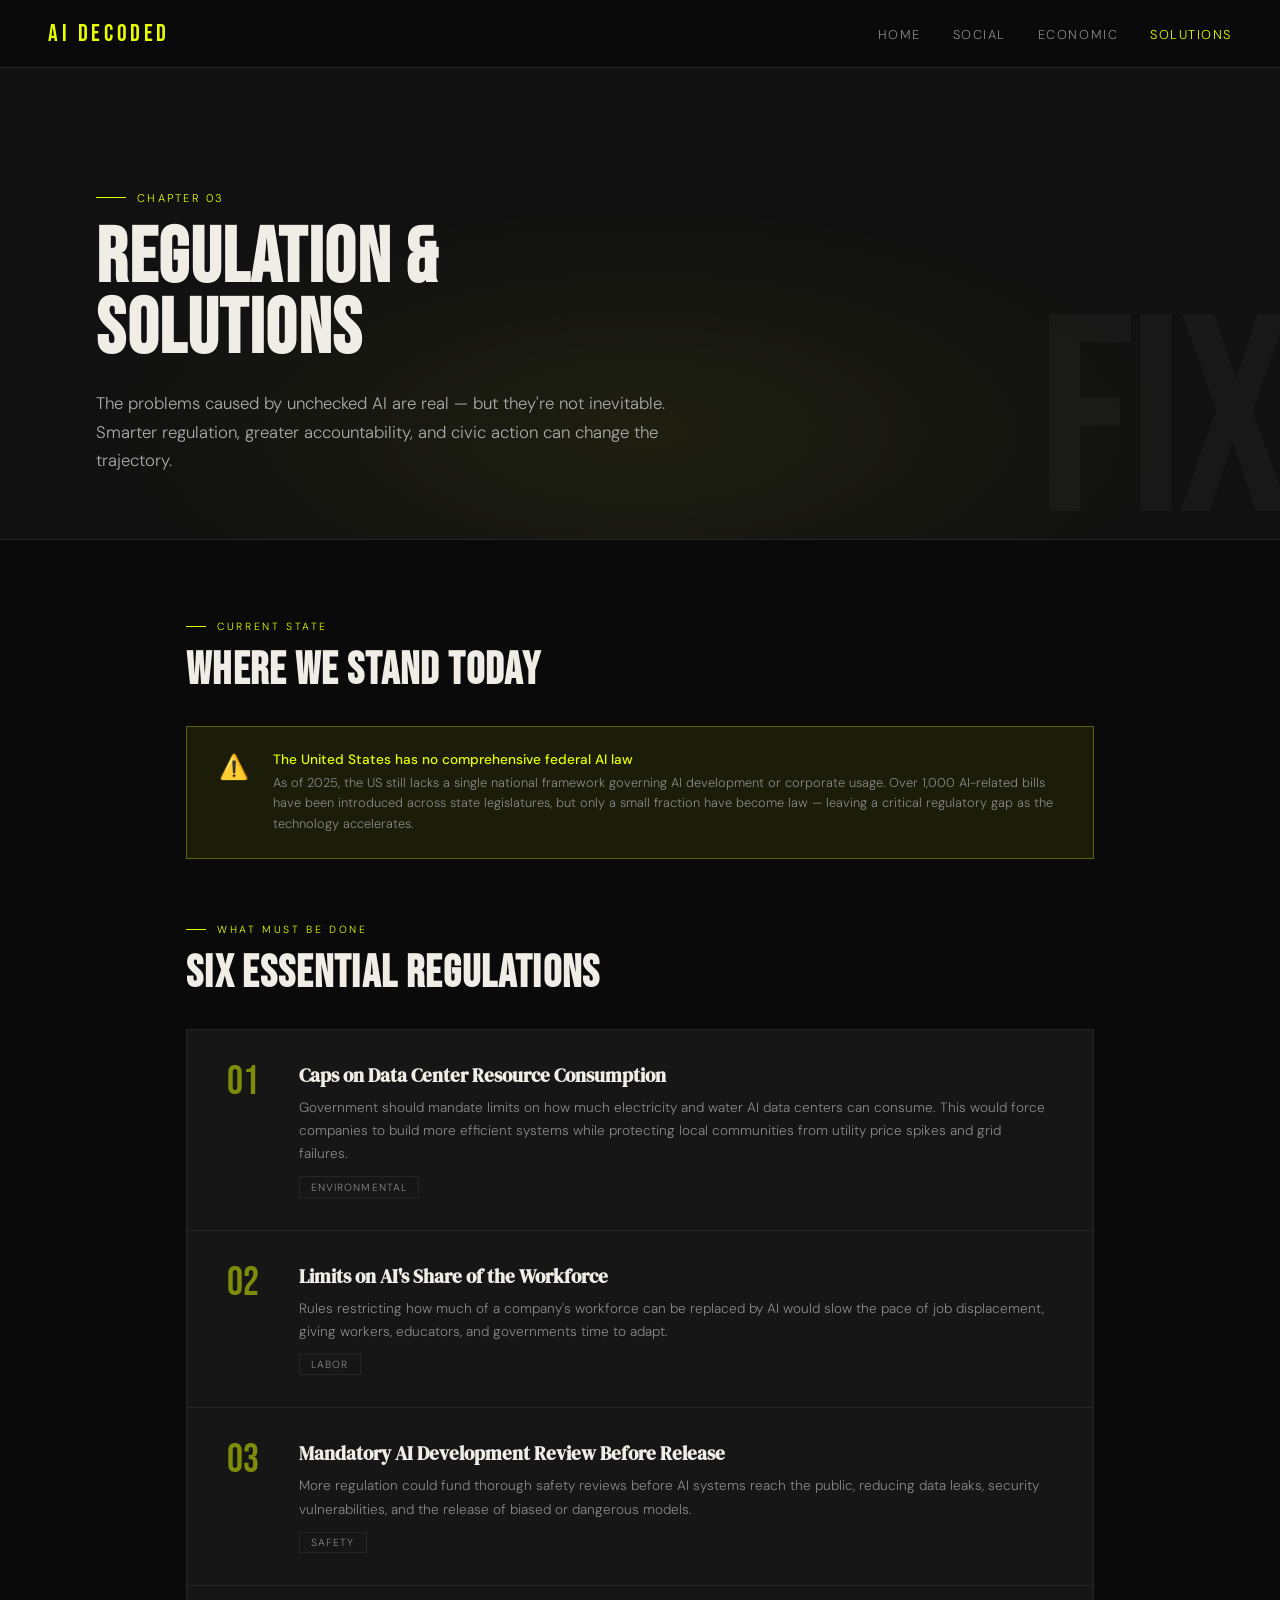
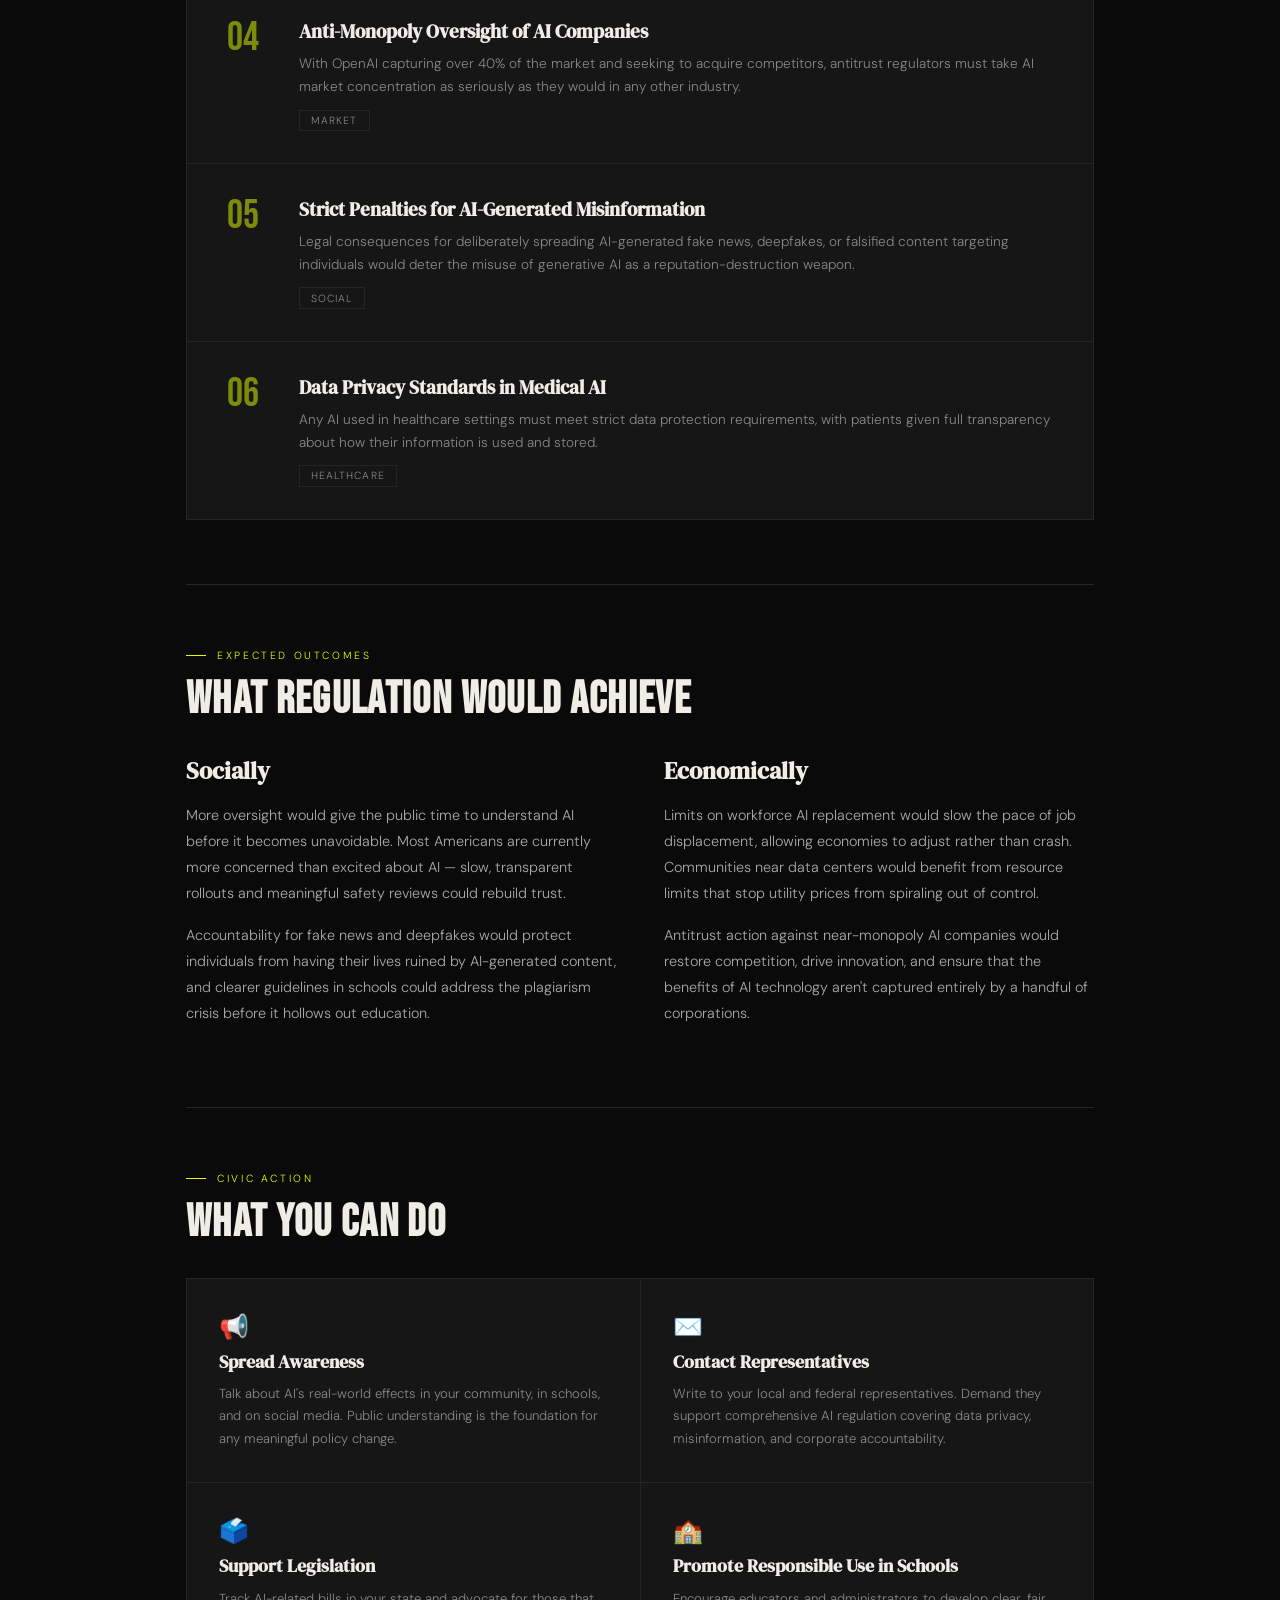
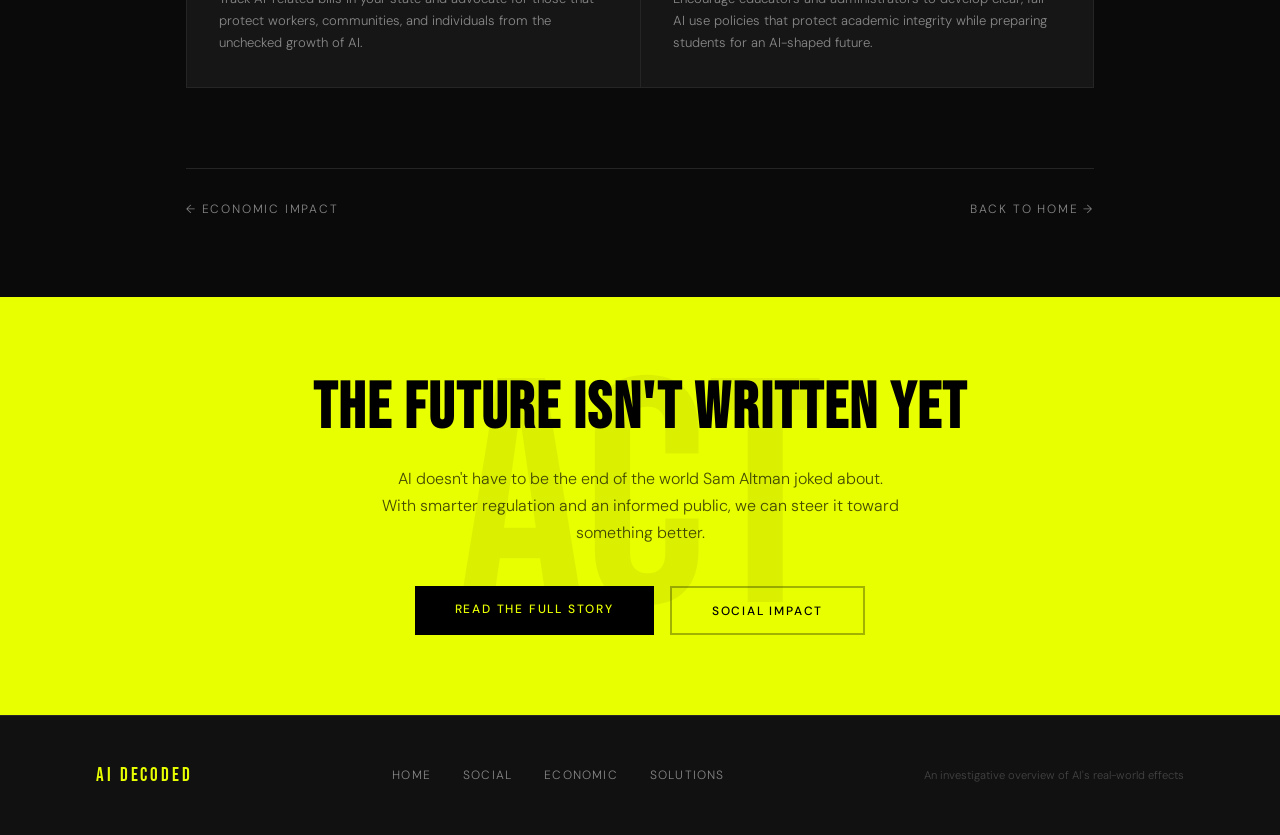
<file: solutions.html>
<!DOCTYPE html>
<html lang="en">
<head>
  <meta charset="UTF-8" />
  <meta name="viewport" content="width=device-width, initial-scale=1.0"/>
  <title>Solutions — AI Decoded</title>
  <link rel="stylesheet" href="styles.css"/>
</head>
<body>

<nav>
  <a href="index.html" class="nav-logo">AI DECODED</a>
  <ul class="nav-links">
    <li><a href="index.html">Home</a></li>
    <li><a href="social.html">Social</a></li>
    <li><a href="economic.html">Economic</a></li>
    <li><a href="solutions.html" class="active">Solutions</a></li>
  </ul>
</nav>

<div class="page-hero" style="background: radial-gradient(ellipse 60% 60% at 50% 80%, rgba(232,255,0,0.06) 0%, transparent 70%) var(--surface);">
  <div class="page-hero-bg-text">FIX</div>
  <div class="page-tag yellow">Chapter 03</div>
  <h1>Regulation &<br>Solutions</h1>
  <p class="page-intro">The problems caused by unchecked AI are real — but they're not inevitable. Smarter regulation, greater accountability, and civic action can change the trajectory.</p>
</div>

<div class="content">

  <div class="section-label">Current State</div>
  <h2>WHERE WE STAND TODAY</h2>
  <div class="status-banner">
    <div class="status-icon">⚠️</div>
    <div class="status-text">
      <h4>The United States has no comprehensive federal AI law</h4>
      <p>As of 2025, the US still lacks a single national framework governing AI development or corporate usage. Over 1,000 AI-related bills have been introduced across state legislatures, but only a small fraction have become law — leaving a critical regulatory gap as the technology accelerates.</p>
    </div>
  </div>

  <div class="section-label">What must be done</div>
  <h2>SIX ESSENTIAL REGULATIONS</h2>
  <div class="reg-list">
    <div class="reg-item">
      <div class="reg-num">01</div>
      <div class="reg-content">
        <h3>Caps on Data Center Resource Consumption</h3>
        <p>Government should mandate limits on how much electricity and water AI data centers can consume. This would force companies to build more efficient systems while protecting local communities from utility price spikes and grid failures.</p>
        <span class="reg-tag">Environmental</span>
      </div>
    </div>
    <div class="reg-item">
      <div class="reg-num">02</div>
      <div class="reg-content">
        <h3>Limits on AI's Share of the Workforce</h3>
        <p>Rules restricting how much of a company's workforce can be replaced by AI would slow the pace of job displacement, giving workers, educators, and governments time to adapt.</p>
        <span class="reg-tag">Labor</span>
      </div>
    </div>
    <div class="reg-item">
      <div class="reg-num">03</div>
      <div class="reg-content">
        <h3>Mandatory AI Development Review Before Release</h3>
        <p>More regulation could fund thorough safety reviews before AI systems reach the public, reducing data leaks, security vulnerabilities, and the release of biased or dangerous models.</p>
        <span class="reg-tag">Safety</span>
      </div>
    </div>
    <div class="reg-item">
      <div class="reg-num">04</div>
      <div class="reg-content">
        <h3>Anti-Monopoly Oversight of AI Companies</h3>
        <p>With OpenAI capturing over 40% of the market and seeking to acquire competitors, antitrust regulators must take AI market concentration as seriously as they would in any other industry.</p>
        <span class="reg-tag">Market</span>
      </div>
    </div>
    <div class="reg-item">
      <div class="reg-num">05</div>
      <div class="reg-content">
        <h3>Strict Penalties for AI-Generated Misinformation</h3>
        <p>Legal consequences for deliberately spreading AI-generated fake news, deepfakes, or falsified content targeting individuals would deter the misuse of generative AI as a reputation-destruction weapon.</p>
        <span class="reg-tag">Social</span>
      </div>
    </div>
    <div class="reg-item">
      <div class="reg-num">06</div>
      <div class="reg-content">
        <h3>Data Privacy Standards in Medical AI</h3>
        <p>Any AI used in healthcare settings must meet strict data protection requirements, with patients given full transparency about how their information is used and stored.</p>
        <span class="reg-tag">Healthcare</span>
      </div>
    </div>
  </div>

  <hr class="divider"/>

  <div class="section-label">Expected outcomes</div>
  <h2>WHAT REGULATION WOULD ACHIEVE</h2>
  <div class="two-col">
    <div>
      <h3>Socially</h3>
      <p>More oversight would give the public time to understand AI before it becomes unavoidable. Most Americans are currently more concerned than excited about AI — slow, transparent rollouts and meaningful safety reviews could rebuild trust.</p>
      <p>Accountability for fake news and deepfakes would protect individuals from having their lives ruined by AI-generated content, and clearer guidelines in schools could address the plagiarism crisis before it hollows out education.</p>
    </div>
    <div>
      <h3>Economically</h3>
      <p>Limits on workforce AI replacement would slow the pace of job displacement, allowing economies to adjust rather than crash. Communities near data centers would benefit from resource limits that stop utility prices from spiraling out of control.</p>
      <p>Antitrust action against near-monopoly AI companies would restore competition, drive innovation, and ensure that the benefits of AI technology aren't captured entirely by a handful of corporations.</p>
    </div>
  </div>

  <hr class="divider"/>

  <div class="section-label">Civic Action</div>
  <h2>WHAT YOU CAN DO</h2>
  <div class="action-grid">
    <div class="action-item">
      <div class="action-emoji">📢</div>
      <h4>Spread Awareness</h4>
      <p>Talk about AI's real-world effects in your community, in schools, and on social media. Public understanding is the foundation for any meaningful policy change.</p>
    </div>
    <div class="action-item">
      <div class="action-emoji">✉️</div>
      <h4>Contact Representatives</h4>
      <p>Write to your local and federal representatives. Demand they support comprehensive AI regulation covering data privacy, misinformation, and corporate accountability.</p>
    </div>
    <div class="action-item">
      <div class="action-emoji">🗳️</div>
      <h4>Support Legislation</h4>
      <p>Track AI-related bills in your state and advocate for those that protect workers, communities, and individuals from the unchecked growth of AI.</p>
    </div>
    <div class="action-item">
      <div class="action-emoji">🏫</div>
      <h4>Promote Responsible Use in Schools</h4>
      <p>Encourage educators and administrators to develop clear, fair AI use policies that protect academic integrity while preparing students for an AI-shaped future.</p>
    </div>
  </div>

  <div class="page-nav">
    <a href="economic.html">← Economic Impact</a>
    <a href="index.html">Back to Home →</a>
  </div>

</div>

<div class="closing">
  <h2>THE FUTURE ISN'T WRITTEN YET</h2>
  <p>AI doesn't have to be the end of the world Sam Altman joked about. With smarter regulation and an informed public, we can steer it toward something better.</p>
  <div class="closing-links">
    <a href="index.html" class="btn-dark">Read the Full Story</a>
    <a href="social.html" class="btn-ghost-dark">Social Impact</a>
  </div>
</div>

<footer>
  <div class="footer-logo">AI DECODED</div>
  <div class="footer-links">
    <a href="index.html">Home</a>
    <a href="social.html">Social</a>
    <a href="economic.html">Economic</a>
    <a href="solutions.html">Solutions</a>
  </div>
  <div class="footer-copy">An investigative overview of AI's real-world effects</div>
</footer>

</body>
</html>
</file>
<file: styles.css>
/* ============================================
   AI DECODED — Global Stylesheet
   ============================================ */

@import url('https://fonts.googleapis.com/css2?family=Bebas+Neue&family=DM+Serif+Display:ital@0;1&family=DM+Sans:wght@300;400;500&display=swap');

:root {
  --bg: #0a0a0a;
  --surface: #111111;
  --card: #161616;
  --accent: #e8ff00;
  --accent2: #ff3d3d;
  --accent3: #00c8ff;
  --text: #f0ede6;
  --muted: #888;
  --border: #252525;
}

*, *::before, *::after { box-sizing: border-box; margin: 0; padding: 0; }
html { scroll-behavior: smooth; }
body {
  background: var(--bg);
  color: var(--text);
  font-family: 'DM Sans', sans-serif;
  font-weight: 300;
  overflow-x: hidden;
}

/* ============================================
   NAVIGATION
   ============================================ */
nav {
  position: fixed; top: 0; left: 0; right: 0; z-index: 100;
  display: flex; align-items: center; justify-content: space-between;
  padding: 1.2rem 3rem;
  background: rgba(10,10,10,0.85);
  backdrop-filter: blur(12px);
  border-bottom: 1px solid var(--border);
}
.nav-logo {
  font-family: 'Bebas Neue', sans-serif;
  font-size: 1.5rem; letter-spacing: 0.15em;
  color: var(--accent); text-decoration: none;
}
.nav-links { display: flex; gap: 2rem; list-style: none; }
.nav-links a {
  color: var(--muted); text-decoration: none;
  font-size: 0.8rem; letter-spacing: 0.12em; text-transform: uppercase;
  transition: color 0.2s;
}
.nav-links a:hover { color: var(--text); }
.nav-links a.active { color: var(--accent); }

/* ============================================
   FOOTER
   ============================================ */
footer {
  background: var(--surface);
  border-top: 1px solid var(--border);
  padding: 3rem 6rem;
  display: flex; justify-content: space-between; align-items: center;
  flex-wrap: wrap; gap: 1rem;
}
.footer-logo {
  font-family: 'Bebas Neue', sans-serif;
  font-size: 1.2rem; color: var(--accent); letter-spacing: 0.15em;
}
.footer-links { display: flex; gap: 2rem; }
.footer-links a {
  font-size: 0.75rem; color: var(--muted); text-decoration: none;
  letter-spacing: 0.1em; text-transform: uppercase; transition: color 0.2s;
}
.footer-links a:hover { color: var(--text); }
.footer-copy { font-size: 0.7rem; color: #444; }

/* ============================================
   PAGE HERO (shared across inner pages)
   ============================================ */
.page-hero {
  min-height: 60vh; padding-top: 80px;
  display: flex; flex-direction: column; justify-content: flex-end;
  padding-bottom: 4rem; padding-left: 6rem; padding-right: 6rem;
  position: relative; overflow: hidden;
  border-bottom: 1px solid var(--border);
}
.page-hero-bg-text {
  position: absolute; right: -0.02em; bottom: -0.1em;
  font-family: 'Bebas Neue', sans-serif;
  font-size: 22vw; line-height: 1;
  color: rgba(255,255,255,0.03);
  pointer-events: none; user-select: none; letter-spacing: -0.02em;
}
.page-tag {
  font-size: 0.7rem; letter-spacing: 0.2em; text-transform: uppercase;
  margin-bottom: 1.2rem; display: flex; align-items: center; gap: 0.7rem;
}
.page-tag::before {
  content: ''; display: inline-block; width: 30px; height: 1px;
}
/* Per-page tag colours */
.page-tag.red  { color: var(--accent2); }
.page-tag.red::before  { background: var(--accent2); }
.page-tag.blue { color: var(--accent3); }
.page-tag.blue::before { background: var(--accent3); }
.page-tag.yellow { color: var(--accent); }
.page-tag.yellow::before { background: var(--accent); }

.page-intro {
  font-size: 1.05rem; line-height: 1.7; color: #aaa; max-width: 600px;
}

/* ============================================
   TYPOGRAPHY
   ============================================ */
h1 {
  font-family: 'Bebas Neue', sans-serif;
  font-size: clamp(3.5rem, 6vw, 7rem);
  line-height: 0.92; letter-spacing: 0.02em; margin-bottom: 1.5rem;
}
h2 {
  font-family: 'Bebas Neue', sans-serif;
  font-size: clamp(2rem, 3.5vw, 3.5rem);
  letter-spacing: 0.03em; line-height: 1; margin-bottom: 2rem;
}

/* ============================================
   SECTION UTILITIES
   ============================================ */
.content { max-width: 1100px; margin: 0 auto; padding: 5rem 6rem; }

.section-label {
  font-size: 0.65rem; letter-spacing: 0.25em; text-transform: uppercase;
  color: var(--accent); margin-bottom: 1rem;
  display: flex; align-items: center; gap: 0.7rem;
}
.section-label::before {
  content: ''; display: inline-block; width: 20px; height: 1px; background: var(--accent);
}

.divider { border: none; border-top: 1px solid var(--border); margin: 4rem 0; }

.page-nav {
  display: flex; justify-content: space-between;
  margin-top: 5rem; padding-top: 2rem;
  border-top: 1px solid var(--border);
}
.page-nav a {
  text-decoration: none; color: var(--muted);
  font-size: 0.75rem; letter-spacing: 0.15em; text-transform: uppercase;
  transition: color 0.2s;
}
.page-nav a:hover { color: var(--accent); }

/* ============================================
   BUTTONS
   ============================================ */
.btn {
  display: inline-block; padding: 0.8rem 2rem; text-decoration: none;
  font-size: 0.75rem; letter-spacing: 0.15em; text-transform: uppercase;
  font-weight: 500; transition: all 0.25s;
}
.btn-primary { background: var(--accent); color: #000; }
.btn-primary:hover { background: #fff; }
.btn-outline { border: 1px solid var(--border); color: var(--muted); }
.btn-outline:hover { border-color: var(--text); color: var(--text); }
.btn-dark { display: inline-block; padding: 0.9rem 2.5rem; background: #000; color: var(--accent); text-decoration: none; font-size: 0.75rem; letter-spacing: 0.15em; text-transform: uppercase; font-weight: 500; transition: all 0.2s; }
.btn-dark:hover { background: #111; }
.btn-ghost-dark { display: inline-block; padding: 0.9rem 2.5rem; border: 2px solid rgba(0,0,0,0.3); color: #000; text-decoration: none; font-size: 0.75rem; letter-spacing: 0.15em; text-transform: uppercase; font-weight: 500; transition: all 0.2s; }
.btn-ghost-dark:hover { border-color: #000; }

/* ============================================
   PULL QUOTE
   ============================================ */
.pull-quote {
  padding: 1.5rem 2.5rem; margin: 3rem 0;
}
.pull-quote p {
  font-family: 'DM Serif Display', serif; font-style: italic;
  font-size: 1.4rem; line-height: 1.5; color: var(--text);
}
.pull-quote.red  { border-left: 3px solid var(--accent2); background: rgba(255,61,61,0.05); }
.pull-quote.blue { border-left: 3px solid var(--accent3); background: rgba(0,200,255,0.04); }

/* ============================================
   TWO-COLUMN LAYOUT
   ============================================ */
.two-col {
  display: grid; grid-template-columns: 1fr 1fr;
  gap: 3rem; align-items: start; margin-bottom: 4rem;
}
.two-col h3 { font-family: 'DM Serif Display', serif; font-size: 1.5rem; margin-bottom: 1rem; }
.two-col p  { font-size: 0.9rem; color: #aaa; line-height: 1.8; margin-bottom: 1rem; }

/* ============================================
   FEATURE SPLIT (with optional reverse)
   ============================================ */
.feature-split {
  display: grid; grid-template-columns: 1fr 1fr;
  gap: 4rem; margin-bottom: 5rem; align-items: start;
}
.feature-split.reverse { direction: rtl; }
.feature-split.reverse > * { direction: ltr; }
.feature-text h3 { font-family: 'DM Serif Display', serif; font-size: 1.8rem; line-height: 1.2; margin-bottom: 1rem; }
.feature-text p  { font-size: 0.9rem; color: #aaa; line-height: 1.8; margin-bottom: 1rem; }

/* ============================================
   FEATURE VISUAL / ISSUE LIST
   ============================================ */
.feature-visual {
  background: var(--card); border: 1px solid var(--border);
  padding: 2.5rem; display: flex; flex-direction: column; gap: 1.2rem;
}
.issue-item {
  display: flex; gap: 1rem; align-items: flex-start;
  padding-bottom: 1.2rem; border-bottom: 1px solid var(--border);
}
.issue-item:last-child { border-bottom: none; padding-bottom: 0; }
.issue-dot {
  width: 10px; height: 10px; border-radius: 50%;
  background: var(--accent2); margin-top: 5px; flex-shrink: 0;
}
.issue-dot.blue { background: var(--accent3); }
.issue-title { font-size: 0.85rem; font-weight: 500; margin-bottom: 0.3rem; }
.issue-desc  { font-size: 0.78rem; color: var(--muted); line-height: 1.6; }

/* ============================================
   IMPACT LIST
   ============================================ */
.impact-list { list-style: none; display: flex; flex-direction: column; gap: 0; border: 1px solid var(--border); }
.impact-list li {
  padding: 1.2rem 1.5rem; border-bottom: 1px solid var(--border);
  font-size: 0.85rem; color: var(--muted);
  display: flex; gap: 1rem; align-items: flex-start;
}
.impact-list li:last-child { border-bottom: none; }
.impact-list li::before { content: '—'; color: var(--accent3); flex-shrink: 0; }

/* ============================================
   CARDS GRID (home page)
   ============================================ */
.cards-grid {
  display: grid; grid-template-columns: repeat(3, 1fr);
  gap: 1px; background: var(--border); border: 1px solid var(--border);
}
.card {
  background: var(--card); padding: 2.5rem 2rem;
  transition: background 0.25s; text-decoration: none; color: inherit; display: block;
}
.card:hover { background: #1e1e1e; }
.card-icon { font-size: 2rem; margin-bottom: 1.5rem; }
.card h3 { font-family: 'DM Serif Display', serif; font-size: 1.4rem; margin-bottom: 0.8rem; line-height: 1.2; }
.card p   { font-size: 0.85rem; color: var(--muted); line-height: 1.7; }
.card-link {
  display: inline-flex; align-items: center; gap: 0.4rem;
  margin-top: 1.5rem; font-size: 0.7rem; letter-spacing: 0.15em;
  text-transform: uppercase; color: var(--accent); text-decoration: none;
}
.card-link::after { content: '→'; transition: transform 0.2s; }
.card:hover .card-link::after { transform: translateX(4px); }

/* ============================================
   CONCERN / SHORTAGE / ACTION GRIDS
   ============================================ */
.concern-grid,
.shortage-grid,
.action-grid {
  display: grid; grid-template-columns: repeat(2, 1fr);
  gap: 1px; background: var(--border); border: 1px solid var(--border);
  margin-top: 2rem;
}
.concern-item, .shortage-item, .action-item {
  background: var(--card); padding: 2rem;
}
.concern-item h4, .action-item h4 { font-family: 'DM Serif Display', serif; font-size: 1.1rem; margin-bottom: 0.6rem; }
.concern-item p, .shortage-item .effect, .action-item p { font-size: 0.82rem; color: var(--muted); line-height: 1.7; }
.concern-num { font-family: 'Bebas Neue', sans-serif; font-size: 2.5rem; color: var(--accent2); opacity: 0.4; line-height: 1; margin-bottom: 0.5rem; }
.shortage-item .resource { font-family: 'Bebas Neue', sans-serif; font-size: 1.5rem; letter-spacing: 0.05em; margin-bottom: 0.4rem; }
.action-item { position: relative; overflow: hidden; }
.action-item::before { content: ''; position: absolute; top: 0; left: 0; right: 0; height: 2px; background: var(--accent); transform: scaleX(0); transition: transform 0.3s; transform-origin: left; }
.action-item:hover::before { transform: scaleX(1); }
.action-item h4 { margin-top: 0.5rem; }
.action-emoji { font-size: 1.5rem; }

/* ============================================
   STATS ROW (economic page)
   ============================================ */
.stats-row {
  display: grid; grid-template-columns: repeat(3, 1fr);
  gap: 1px; background: var(--border); border: 1px solid var(--border);
  margin-bottom: 4rem;
}
.stat-box { background: var(--card); padding: 2.5rem 2rem; }
.stat-box .num   { font-family: 'Bebas Neue', sans-serif; font-size: 4rem; line-height: 1; color: var(--accent3); margin-bottom: 0.5rem; }
.stat-box .label  { font-size: 0.85rem; color: var(--muted); line-height: 1.6; }
.stat-box .detail { font-size: 0.75rem; color: #555; margin-top: 0.5rem; }

/* ============================================
   MONOPOLY BAR CHART
   ============================================ */
.monopoly-section { background: var(--card); border: 1px solid var(--border); padding: 3rem; margin-top: 2rem; margin-bottom: 4rem; }
.monopoly-section h3 { font-family: 'DM Serif Display', serif; font-size: 1.5rem; margin-bottom: 0.6rem; }
.monopoly-section p  { font-size: 0.85rem; color: var(--muted); margin-bottom: 2rem; line-height: 1.7; }
.bar-label { display: flex; justify-content: space-between; font-size: 0.75rem; color: var(--muted); margin-bottom: 0.5rem; }
.bar-track { height: 8px; background: var(--border); margin-bottom: 1.2rem; }
.bar-fill  { height: 100%; background: var(--accent); animation: grow 1.5s ease both; }
.bar-fill.blue { background: var(--accent3); }
.bar-fill.red  { background: var(--accent2); }
@keyframes grow { from { width: 0; } }

/* ============================================
   REGULATION LIST (solutions page)
   ============================================ */
.reg-list { display: flex; flex-direction: column; gap: 1px; background: var(--border); border: 1px solid var(--border); margin-bottom: 4rem; }
.reg-item { background: var(--card); padding: 2rem 2.5rem; display: grid; grid-template-columns: 3rem 1fr; gap: 1.5rem; align-items: start; transition: background 0.2s; }
.reg-item:hover { background: #1a1a1a; }
.reg-num { font-family: 'Bebas Neue', sans-serif; font-size: 2.5rem; line-height: 1; color: var(--accent); opacity: 0.5; }
.reg-content h3 { font-family: 'DM Serif Display', serif; font-size: 1.2rem; margin-bottom: 0.5rem; }
.reg-content p  { font-size: 0.85rem; color: var(--muted); line-height: 1.7; }
.reg-tag { display: inline-block; margin-top: 0.7rem; padding: 0.2rem 0.7rem; font-size: 0.65rem; letter-spacing: 0.1em; text-transform: uppercase; border: 1px solid var(--border); color: var(--muted); }

/* ============================================
   STATUS BANNER
   ============================================ */
.status-banner { background: rgba(232,255,0,0.08); border: 1px solid rgba(232,255,0,0.3); padding: 1.5rem 2rem; margin-bottom: 4rem; display: flex; gap: 1.5rem; align-items: flex-start; }
.status-icon { font-size: 1.5rem; flex-shrink: 0; }
.status-text h4 { font-size: 0.85rem; font-weight: 500; margin-bottom: 0.3rem; color: var(--accent); }
.status-text p  { font-size: 0.8rem; color: var(--muted); line-height: 1.6; }

/* ============================================
   PROSE BLOCK
   ============================================ */
.prose-block { margin-bottom: 4rem; }
.prose-block h3 { font-family: 'DM Serif Display', serif; font-size: 1.8rem; margin-bottom: 1rem; }
.prose-block p  { font-size: 0.9rem; color: #aaa; line-height: 1.8; margin-bottom: 1rem; max-width: 720px; }

/* ============================================
   CLOSING CTA (solutions page)
   ============================================ */
.closing { background: var(--accent); padding: 5rem 6rem; text-align: center; position: relative; overflow: hidden; }
.closing::before { content: 'ACT'; position: absolute; left: 50%; top: 50%; transform: translate(-50%, -50%); font-family: 'Bebas Neue', sans-serif; font-size: 20rem; color: rgba(0,0,0,0.06); pointer-events: none; white-space: nowrap; }
.closing h2  { font-family: 'Bebas Neue', sans-serif; font-size: clamp(2.5rem, 5vw, 5rem); color: #000; margin-bottom: 1.5rem; position: relative; }
.closing p   { font-size: 1rem; color: rgba(0,0,0,0.7); max-width: 520px; margin: 0 auto 2.5rem; line-height: 1.7; position: relative; }
.closing-links { display: flex; justify-content: center; gap: 1rem; flex-wrap: wrap; position: relative; }

/* ============================================
   HOME — HERO
   ============================================ */
.hero {
  min-height: 100vh; display: grid; grid-template-columns: 1fr 1fr;
  padding-top: 80px; position: relative; overflow: hidden;
}
.hero::before { content: ''; position: absolute; inset: 0; background: radial-gradient(ellipse 60% 60% at 70% 50%, rgba(232,255,0,0.07) 0%, transparent 70%); pointer-events: none; }
.hero-left { display: flex; flex-direction: column; justify-content: center; padding: 5rem 4rem 5rem 6rem; border-right: 1px solid var(--border); }
.hero-tag { font-size: 0.7rem; letter-spacing: 0.2em; text-transform: uppercase; color: var(--accent); margin-bottom: 1.5rem; display: flex; align-items: center; gap: 0.7rem; }
.hero-tag::before { content: ''; display: inline-block; width: 30px; height: 1px; background: var(--accent); }
.hero-left h1 { font-size: clamp(4rem, 7vw, 8rem); }
.hero-left h1 span { color: var(--accent); }
.hero-desc { font-size: 1rem; line-height: 1.7; color: #aaa; max-width: 420px; margin-bottom: 2.5rem; }
.hero-cta { display: flex; gap: 1rem; flex-wrap: wrap; }
.hero-right { display: flex; flex-direction: column; justify-content: flex-end; padding: 5rem 4rem 5rem 4rem; gap: 1px; }
.stat-block { padding: 2rem 0; border-top: 1px solid var(--border); display: flex; align-items: baseline; gap: 1rem; }
.stat-block:last-child { border-bottom: 1px solid var(--border); }
.stat-number { font-family: 'Bebas Neue', sans-serif; font-size: 3.5rem; line-height: 1; color: var(--accent); }
.stat-label  { font-size: 0.8rem; color: var(--muted); line-height: 1.5; max-width: 200px; }

/* ============================================
   HOME — QUOTE BAND
   ============================================ */
.quote-band { background: var(--accent); padding: 2.5rem 6rem; overflow: hidden; position: relative; }
.quote-band blockquote { font-family: 'DM Serif Display', serif; font-style: italic; font-size: clamp(1.2rem, 2vw, 1.8rem); color: #000; line-height: 1.5; position: relative; padding-left: 3rem; }
.quote-band blockquote::before { content: '\201C'; font-size: 6rem; line-height: 0.5; position: absolute; left: 0; top: 0.5rem; font-family: Georgia, serif; color: rgba(0,0,0,0.25); }
.quote-band cite { display: block; margin-top: 0.8rem; font-family: 'DM Sans', sans-serif; font-style: normal; font-size: 0.75rem; letter-spacing: 0.15em; text-transform: uppercase; color: rgba(0,0,0,0.6); }

/* ============================================
   HOME — OVERVIEW SECTION
   ============================================ */
.overview { background: var(--surface); padding: 6rem; }

/* ============================================
   HOME — TIMELINE
   ============================================ */
.timeline-section { padding: 6rem; }
.timeline { position: relative; padding-left: 2rem; }
.timeline::before { content: ''; position: absolute; left: 0; top: 0; bottom: 0; width: 1px; background: var(--border); }
.tl-item { position: relative; padding: 0 0 3rem 3rem; }
.tl-item::before { content: ''; position: absolute; left: -5px; top: 4px; width: 11px; height: 11px; border: 2px solid var(--accent); background: var(--bg); transform: rotate(45deg); }
.tl-year  { font-family: 'Bebas Neue', sans-serif; font-size: 1rem; letter-spacing: 0.15em; color: var(--accent); margin-bottom: 0.4rem; }
.tl-title { font-family: 'DM Serif Display', serif; font-size: 1.2rem; margin-bottom: 0.5rem; }
.tl-desc  { font-size: 0.85rem; color: var(--muted); line-height: 1.7; max-width: 600px; }

/* ============================================
   ANIMATIONS
   ============================================ */
@keyframes fadeUp {
  from { opacity: 0; transform: translateY(20px); }
  to   { opacity: 1; transform: translateY(0); }
}
.hero-left > * { animation: fadeUp 0.7s ease both; }
.hero-left > *:nth-child(1) { animation-delay: 0.1s; }
.hero-left > *:nth-child(2) { animation-delay: 0.25s; }
.hero-left > *:nth-child(3) { animation-delay: 0.4s; }
.hero-left > *:nth-child(4) { animation-delay: 0.55s; }
.page-hero > * { animation: fadeUp 0.6s ease both; }
.page-hero > *:nth-child(2) { animation-delay: 0.1s; }
.page-hero > *:nth-child(3) { animation-delay: 0.2s; }
.page-hero > *:nth-child(4) { animation-delay: 0.3s; }

/* ============================================
   RESPONSIVE
   ============================================ */
@media (max-width: 900px) {
  nav { padding: 1rem 1.5rem; }
  .nav-links { gap: 1rem; }
  .hero { grid-template-columns: 1fr; }
  .hero-left { padding: 3rem 2rem; border-right: none; border-bottom: 1px solid var(--border); }
  .hero-right { padding: 2rem; }
  .overview, .timeline-section { padding: 4rem 2rem; }
  .page-hero { padding: 6rem 2rem 3rem; }
  .content { padding: 3rem 2rem; }
  .feature-split { grid-template-columns: 1fr; gap: 2rem; }
  .feature-split.reverse { direction: ltr; }
  .two-col { grid-template-columns: 1fr; }
  .cards-grid { grid-template-columns: 1fr; }
  .concern-grid, .shortage-grid, .action-grid { grid-template-columns: 1fr; }
  .stats-row { grid-template-columns: 1fr; }
  .quote-band { padding: 2rem; }
  .closing { padding: 4rem 2rem; }
  footer { padding: 2rem; flex-direction: column; align-items: flex-start; }
}
</file>
